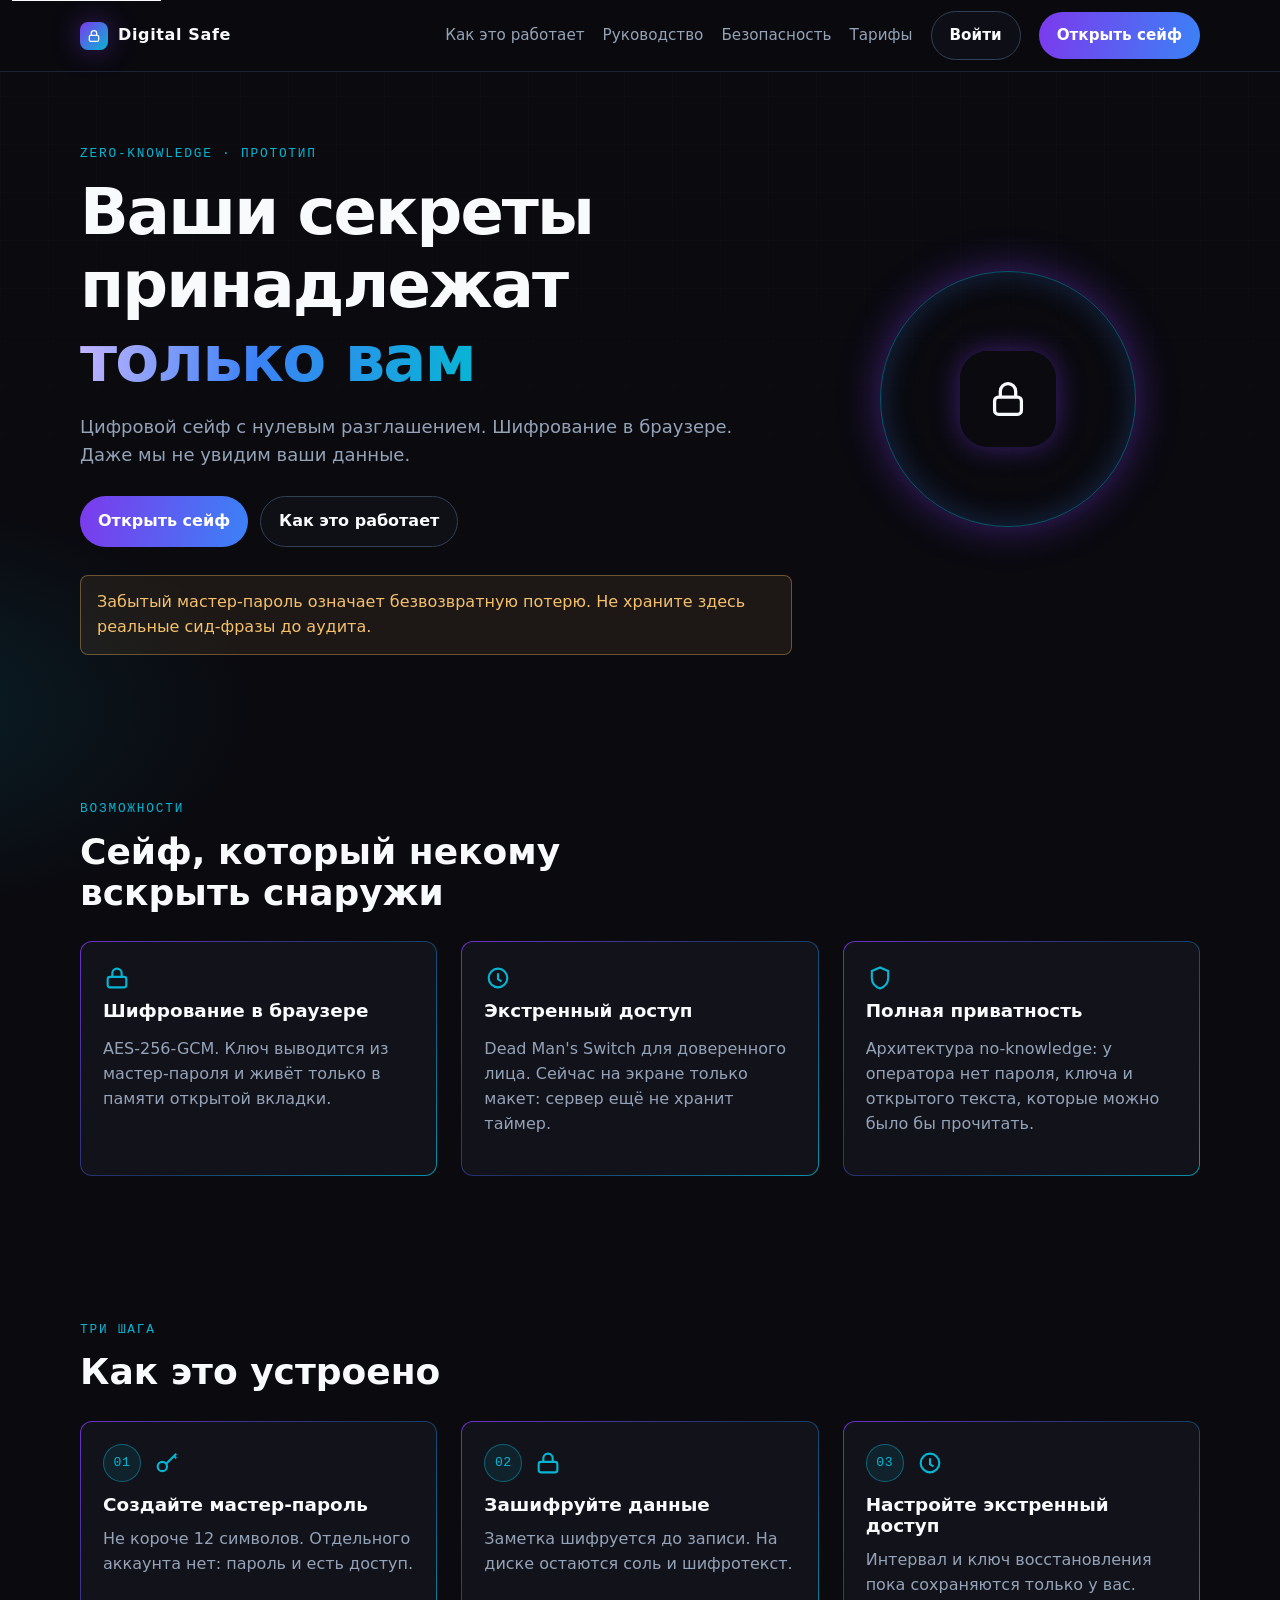
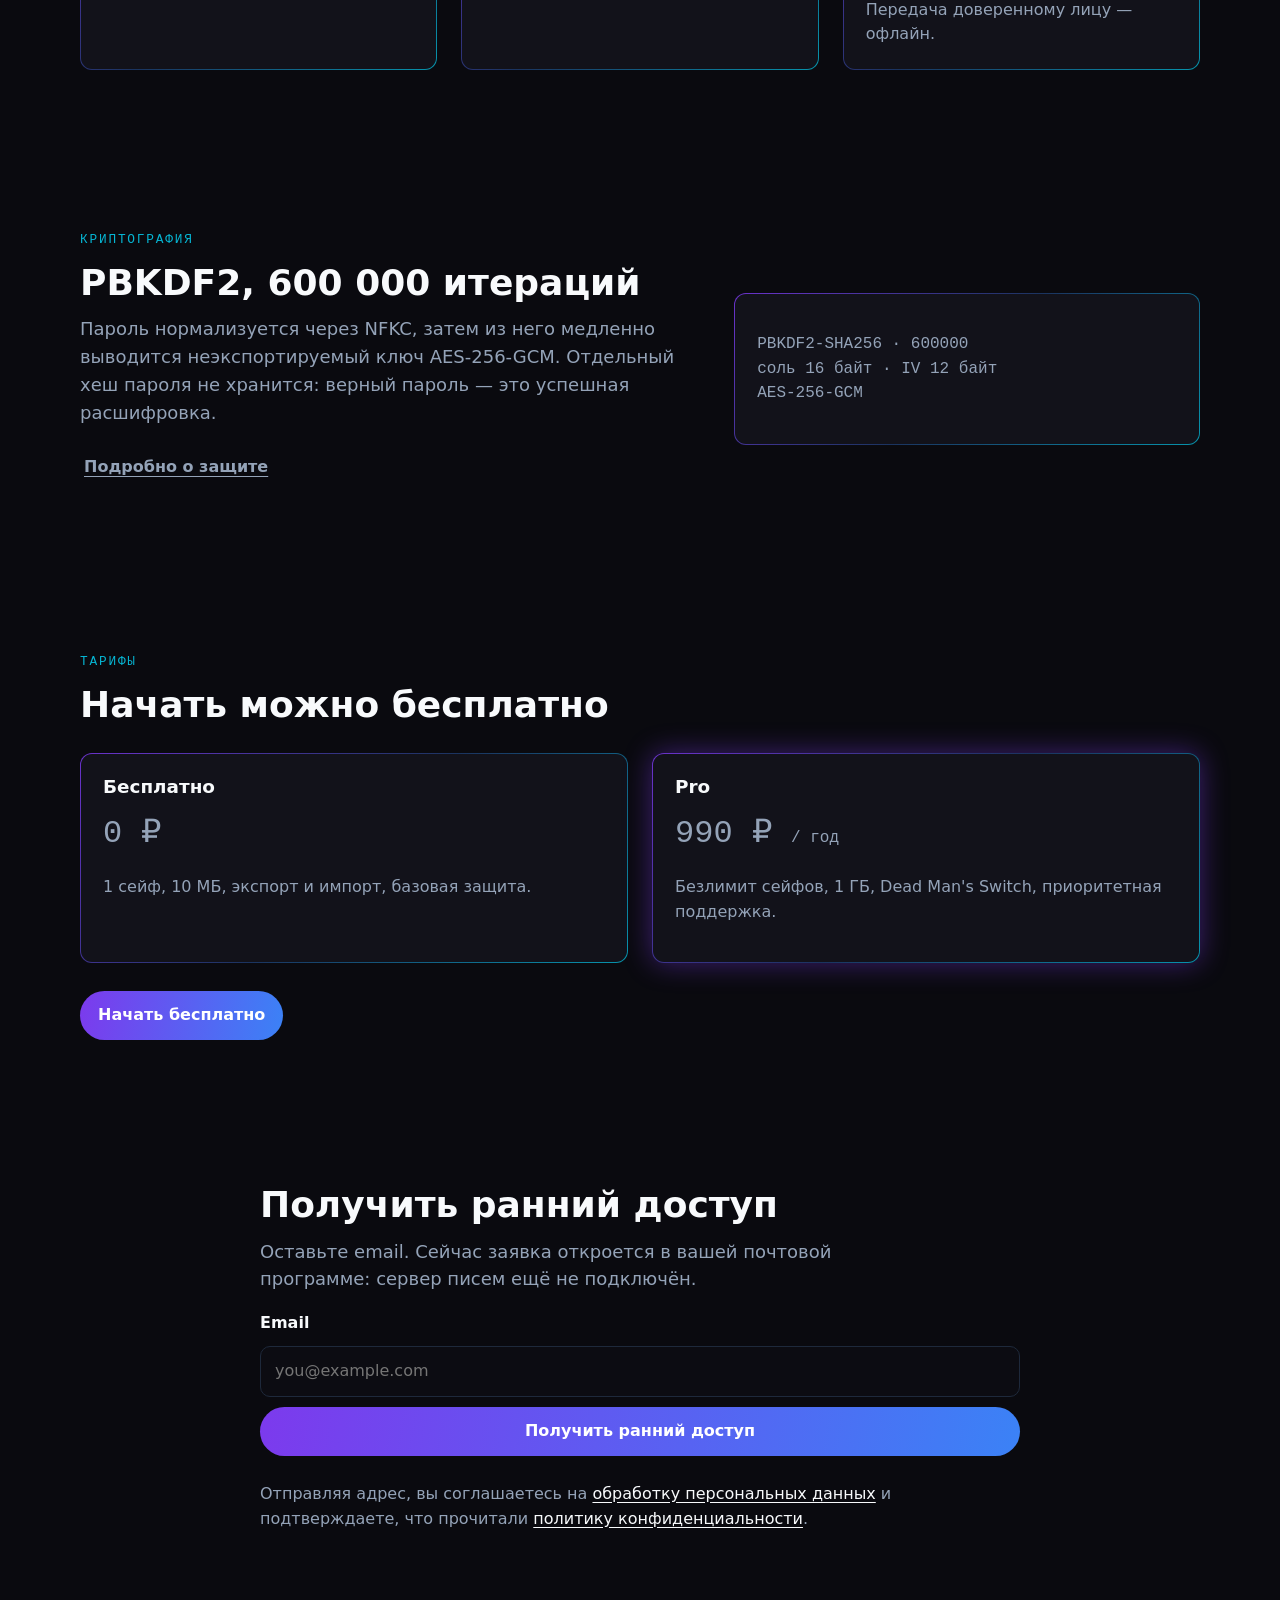
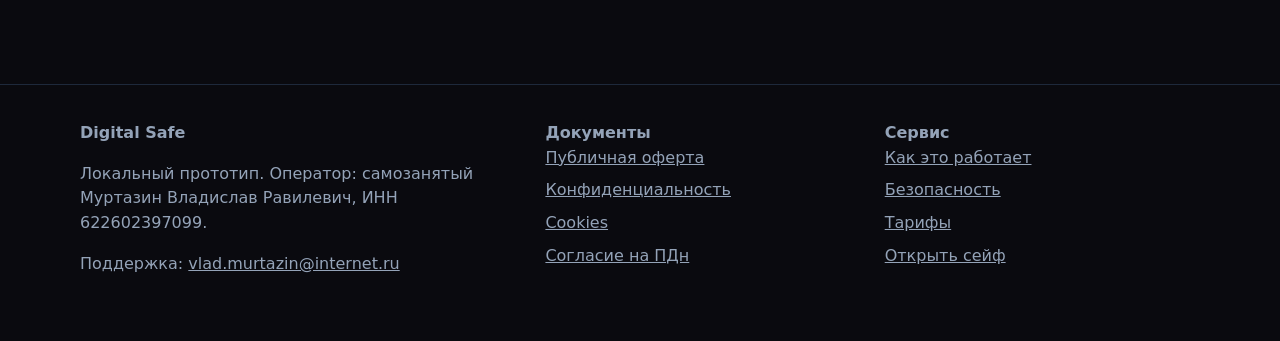
<file: index.html>
<!DOCTYPE html>
<html lang="ru">
  <head>
    <meta charset="UTF-8">
    <meta name="viewport" content="width=device-width, initial-scale=1">
    <meta http-equiv="Content-Security-Policy" content="default-src 'self'; script-src 'self'; style-src 'self'; base-uri 'none'; form-action 'none'; object-src 'none'">
    <title>Digital Safe — секреты, которые видите только вы</title>
    <meta name="description" content="Цифровой сейф с нулевым разглашением. Шифрование AES-256-GCM в браузере. Пароль и открытый текст не покидают устройство.">
    <meta name="keywords" content="цифровой сейф, zero-knowledge, AES-256-GCM, PBKDF2, резервная копия">
    <meta property="og:title" content="Digital Safe — секреты, которые видите только вы">
    <meta property="og:description" content="Шифрование в браузере. Даже оператор сервиса не видит ваши данные.">
    <meta property="og:type" content="website">
    <meta property="og:locale" content="ru_RU">
    <script type="application/ld+json">
      {
        "@context": "https://schema.org",
        "@type": "SoftwareApplication",
        "name": "Digital Safe",
        "applicationCategory": "SecurityApplication",
        "operatingSystem": "Web",
        "description": "Локальный сейф с шифрованием в браузере и нулевым разглашением.",
        "offers": {
          "@type": "Offer",
          "price": "0",
          "priceCurrency": "RUB"
        }
      }
    </script>
    <link rel="stylesheet" href="css/style.css">
  </head>
  <body>
    <a class="skip" href="#main">К содержанию</a>
    <header class="site-header">
      <div class="wrap nav-bar">
        <a class="logo" href="./" aria-current="page">
          <span class="logo-mark" aria-hidden="true">
            <svg width="16" height="16" viewBox="0 0 24 24" fill="none" stroke="#f8fafc" stroke-width="2"><rect x="5" y="11" width="14" height="9" rx="2"/><path d="M8 11V8a4 4 0 0 1 8 0v3"/></svg>
          </span>
          Digital Safe
        </a>
        <button class="nav-toggle" type="button" aria-expanded="false" aria-controls="site-nav">Меню</button>
        <nav id="site-nav" class="site-nav" aria-label="Основное меню">
          <a href="how-it-works/">Как это работает</a>
          <a href="how-it-works/#guide">Руководство</a>
          <a href="security/">Безопасность</a>
          <a href="pricing/">Тарифы</a>
          <a class="btn btn-secondary" href="app/login/">Войти</a>
          <a class="btn btn-primary" href="app/">Открыть сейф</a>
        </nav>
      </div>
    </header>

    <main id="main">
      <section class="hero">
        <div class="wrap hero-grid">
          <div class="rise">
            <p class="kicker">Zero-knowledge · прототип</p>
            <h1>Ваши секреты принадлежат <span class="gradient-text">только вам</span></h1>
            <p class="lede">Цифровой сейф с нулевым разглашением. Шифрование в браузере. Даже мы не увидим ваши данные.</p>
            <div class="actions">
              <a class="btn btn-primary" href="app/">Открыть сейф</a>
              <a class="btn btn-secondary" href="how-it-works/">Как это работает</a>
            </div>
            <p class="warning">Забытый мастер-пароль означает безвозвратную потерю. Не храните здесь реальные сид-фразы до аудита.</p>
          </div>
          <div class="lock-visual rise rise-delay" aria-hidden="true">
            <div class="lock-ring"></div>
            <div class="lock-core">
              <svg viewBox="0 0 24 24" fill="none" stroke="currentColor" stroke-width="1.7"><rect x="5" y="11" width="14" height="9" rx="2"/><path d="M8 11V8a4 4 0 0 1 8 0v3"/></svg>
            </div>
          </div>
        </div>
      </section>

      <section class="section" aria-labelledby="features-title">
        <div class="wrap">
          <div class="section-head">
            <p class="kicker">Возможности</p>
            <h2 id="features-title">Сейф, который некому вскрыть снаружи</h2>
          </div>
          <div class="cards">
            <article class="card">
              <svg class="icon" viewBox="0 0 24 24" fill="none" stroke="currentColor" stroke-width="1.8" aria-hidden="true"><rect x="4" y="11" width="16" height="9" rx="2"/><path d="M8 11V8a4 4 0 0 1 8 0v3"/></svg>
              <h3>Шифрование в браузере</h3>
              <p>AES-256-GCM. Ключ выводится из мастер-пароля и живёт только в памяти открытой вкладки.</p>
            </article>
            <article class="card">
              <svg class="icon" viewBox="0 0 24 24" fill="none" stroke="currentColor" stroke-width="1.8" aria-hidden="true"><circle cx="12" cy="12" r="8"/><path d="M12 8v5l3 2"/></svg>
              <h3>Экстренный доступ</h3>
              <p>Dead Man's Switch для доверенного лица. Сейчас на экране только макет: сервер ещё не хранит таймер.</p>
            </article>
            <article class="card">
              <svg class="icon" viewBox="0 0 24 24" fill="none" stroke="currentColor" stroke-width="1.8" aria-hidden="true"><path d="M12 3 5 6v6c0 4.5 3 7.5 7 9 4-1.5 7-4.5 7-9V6l-7-3z"/></svg>
              <h3>Полная приватность</h3>
              <p>Архитектура no-knowledge: у оператора нет пароля, ключа и открытого текста, которые можно было бы прочитать.</p>
            </article>
          </div>
        </div>
      </section>

      <section class="section" aria-labelledby="steps-title">
        <div class="wrap">
          <div class="section-head">
            <p class="kicker">Три шага</p>
            <h2 id="steps-title">Как это устроено</h2>
          </div>
          <ol class="steps">
            <li class="step">
              <svg class="icon" viewBox="0 0 24 24" fill="none" stroke="currentColor" stroke-width="1.8" aria-hidden="true"><circle cx="8" cy="15" r="4"/><path d="M11.5 12.5 20 4m-2 2 2 2"/></svg>
              <h3>Создайте мастер-пароль</h3>
              <p>Не короче 12 символов. Отдельного аккаунта нет: пароль и есть доступ.</p>
            </li>
            <li class="step">
              <svg class="icon" viewBox="0 0 24 24" fill="none" stroke="currentColor" stroke-width="1.8" aria-hidden="true"><rect x="4" y="11" width="16" height="9" rx="2"/><path d="M8 11V8a4 4 0 0 1 8 0v3"/></svg>
              <h3>Зашифруйте данные</h3>
              <p>Заметка шифруется до записи. На диске остаются соль и шифротекст.</p>
            </li>
            <li class="step">
              <svg class="icon" viewBox="0 0 24 24" fill="none" stroke="currentColor" stroke-width="1.8" aria-hidden="true"><circle cx="12" cy="12" r="8"/><path d="M12 8v5l3 2"/></svg>
              <h3>Настройте экстренный доступ</h3>
              <p>Интервал и ключ восстановления пока сохраняются только у вас. Передача доверенному лицу — офлайн.</p>
            </li>
          </ol>
        </div>
      </section>

      <section class="section" aria-labelledby="security-title">
        <div class="wrap split">
          <div>
            <p class="kicker">Криптография</p>
            <h2 id="security-title">PBKDF2, 600 000 итераций</h2>
            <p class="lede">Пароль нормализуется через NFKC, затем из него медленно выводится неэкспортируемый ключ AES-256-GCM. Отдельный хеш пароля не хранится: верный пароль — это успешная расшифровка.</p>
            <p><a class="btn btn-ghost" href="security/">Подробно о защите</a></p>
          </div>
          <div class="card">
            <p class="mono">PBKDF2-SHA256 · 600000<br>соль 16 байт · IV 12 байт<br>AES-256-GCM</p>
          </div>
        </div>
      </section>

      <section class="section" aria-labelledby="pricing-title">
        <div class="wrap">
          <div class="section-head">
            <p class="kicker">Тарифы</p>
            <h2 id="pricing-title">Начать можно бесплатно</h2>
          </div>
          <div class="prices">
            <article class="price-card">
              <h3>Бесплатно</h3>
              <p class="price">0 ₽</p>
              <p>1 сейф, 10 МБ, экспорт и импорт, базовая защита.</p>
            </article>
            <article class="price-card featured">
              <h3>Pro</h3>
              <p class="price">990 ₽ <span>/ год</span></p>
              <p>Безлимит сейфов, 1 ГБ, Dead Man's Switch, приоритетная поддержка.</p>
            </article>
          </div>
          <p><a class="btn btn-primary" href="app/">Начать бесплатно</a></p>
        </div>
      </section>

      <section class="section" id="early-access" aria-labelledby="access-title">
        <div class="wrap narrow">
          <h2 id="access-title">Получить ранний доступ</h2>
          <p class="lede">Оставьте email. Сейчас заявка откроется в вашей почтовой программе: сервер писем ещё не подключён.</p>
          <form class="early-access" data-early-access>
            <label for="early-email">Email</label>
            <input id="early-email" name="email" type="email" autocomplete="email" required placeholder="you@example.com">
            <button class="btn btn-primary" type="submit">Получить ранний доступ</button>
            <p class="hint">Отправляя адрес, вы соглашаетесь на <a href="legal/pd-consent/">обработку персональных данных</a> и подтверждаете, что прочитали <a href="legal/privacy/">политику конфиденциальности</a>.</p>
            <p class="form-note" role="status"></p>
          </form>
        </div>
      </section>
    </main>

    <footer class="site-footer">
      <div class="wrap footer-grid">
        <div>
          <strong>Digital Safe</strong>
          <p>Локальный прототип. Оператор: самозанятый Муртазин Владислав Равилевич, ИНН 622602397099.</p>
          <p>Поддержка: <a href="mailto:vlad.murtazin@internet.ru">vlad.murtazin@internet.ru</a></p>
        </div>
        <div>
          <strong>Документы</strong>
          <ul>
            <li><a href="legal/offer/">Публичная оферта</a></li>
            <li><a href="legal/privacy/">Конфиденциальность</a></li>
            <li><a href="legal/cookies/">Cookies</a></li>
            <li><a href="legal/pd-consent/">Согласие на ПДн</a></li>
          </ul>
        </div>
        <div>
          <strong>Сервис</strong>
          <ul>
            <li><a href="how-it-works/">Как это работает</a></li>
            <li><a href="security/">Безопасность</a></li>
            <li><a href="pricing/">Тарифы</a></li>
            <li><a href="app/">Открыть сейф</a></li>
          </ul>
        </div>
      </div>
    </footer>
    <script type="module" src="js/site.js"></script>
  </body>
</html>
</file>
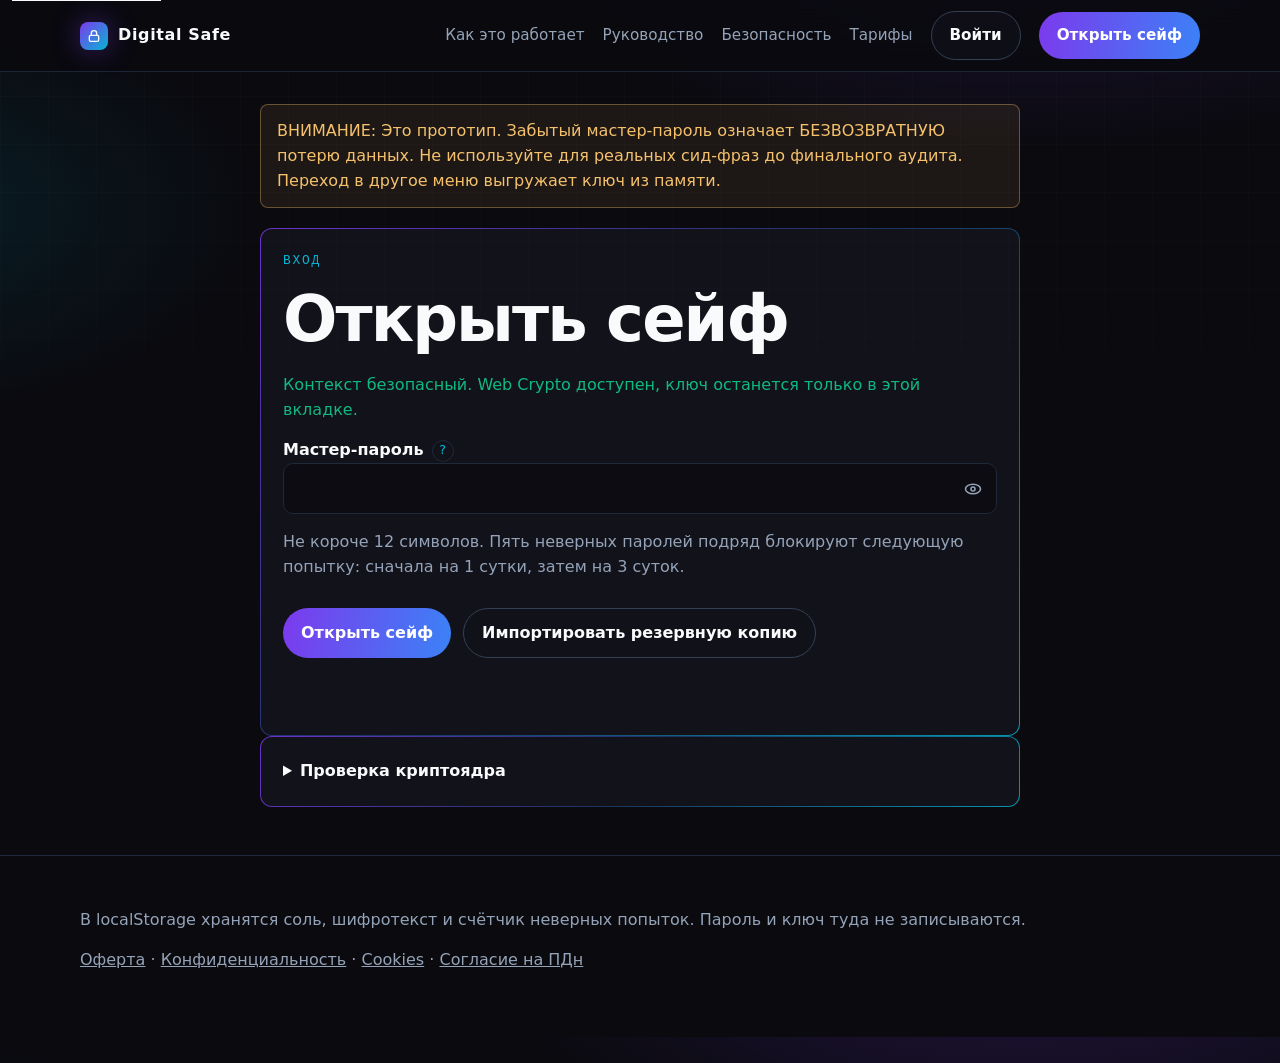
<file: app/index.html>
<!DOCTYPE html>
<html lang="ru">
  <head>
    <meta charset="UTF-8">
    <meta name="viewport" content="width=device-width, initial-scale=1">
    <meta http-equiv="Content-Security-Policy" content="default-src 'self'; script-src 'self'; style-src 'self'; base-uri 'none'; form-action 'none'; object-src 'none'">
    <title>Сейф — Digital Safe</title>
    <meta name="description" content="Открыть локальный сейф Digital Safe. Мастер-пароль проверяется расшифровкой AES-256-GCM и не сохраняется.">
    <meta name="robots" content="noindex">
    <meta property="og:title" content="Сейф — Digital Safe">
    <meta property="og:description" content="Шифрование в браузере. Пароль и ключ не записываются на диск.">
    <meta property="og:type" content="website">
    <meta property="og:locale" content="ru_RU">
    <link rel="stylesheet" href="../css/style.css">
  </head>
  <body>
    <a class="skip" href="#main">К содержанию</a>
    <header class="site-header">
      <div class="wrap nav-bar">
        <a class="logo" href="../">
          <span class="logo-mark" aria-hidden="true">
            <svg width="16" height="16" viewBox="0 0 24 24" fill="none" stroke="#f8fafc" stroke-width="2"><rect x="5" y="11" width="14" height="9" rx="2"/><path d="M8 11V8a4 4 0 0 1 8 0v3"/></svg>
          </span>
          Digital Safe
        </a>
        <button class="nav-toggle" type="button" aria-expanded="false" aria-controls="site-nav">Меню</button>
        <nav id="site-nav" class="site-nav" aria-label="Основное меню">
          <a href="../how-it-works/">Как это работает</a>
          <a href="../how-it-works/#guide">Руководство</a>
          <a href="../security/">Безопасность</a>
          <a href="../pricing/">Тарифы</a>
          <a class="btn btn-secondary" href="login/">Войти</a>
          <a class="btn btn-primary" href="./" aria-current="page">Открыть сейф</a>
        </nav>
      </div>
    </header>

    <main id="main" class="wrap narrow app-main">
      <p class="warning" role="note">
        ВНИМАНИЕ: Это прототип. Забытый мастер-пароль означает БЕЗВОЗВРАТНУЮ потерю данных.
        Не используйте для реальных сид-фраз до финального аудита.
        Переход в другое меню выгружает ключ из памяти.
      </p>

      <div id="login-screen">
        <section class="panel" aria-labelledby="login-title">
          <p class="kicker">Вход</p>
          <h1 id="login-title">Открыть сейф</h1>
          <p id="context-status" class="status" role="status">Проверяем контекст…</p>
          <div class="label-row">
            <label for="master-password">Мастер-пароль</label>
            <span class="tip" tabindex="0">?<span class="tip-bubble" role="tooltip">Минимум 12 символов. Восстановление невозможно.</span></span>
          </div>
          <div class="password-field">
            <input id="master-password" type="password" autocomplete="off" spellcheck="false" name="vault-master-password">
            <button type="button" id="toggle-password" class="password-toggle" aria-label="Показать пароль" aria-pressed="false">
              <svg viewBox="0 0 24 24" width="22" height="22" aria-hidden="true">
                <ellipse cx="12" cy="12" rx="8.2" ry="5.2" fill="none" stroke="currentColor" stroke-width="1.7"/>
                <circle class="eye-pupil" cx="12" cy="12" r="2.2"/>
              </svg>
            </button>
          </div>
          <p class="hint">Не короче 12 символов. Пять неверных паролей подряд блокируют следующую попытку: сначала на 1 сутки, затем на 3 суток.</p>
          <div class="actions">
            <button type="button" id="unlock-button">Открыть сейф</button>
            <button type="button" id="login-import-button" class="button-quiet">Импортировать резервную копию</button>
            <span id="unlock-spinner" class="spinner" hidden>Вывод ключа, обычно 1–2 секунды…</span>
          </div>
          <p id="unlock-result" class="result" role="status"></p>
        </section>

        <details class="panel">
          <summary>Проверка криптоядра</summary>
          <ul class="facts">
            <li>Пароль нормализуется через NFKC, затем из него выводится ключ PBKDF2-SHA256, 600&nbsp;000 итераций.</li>
            <li>Соль 16 байт создаётся один раз на сейф. Новый IV на 12 байт создаётся при каждом шифровании.</li>
            <li>AES-256-GCM. Отдельный хеш пароля не хранится: верный пароль — это успешная расшифровка.</li>
            <li>Ключ неэкспортируемый. Пока сейф открыт, он лежит только в памяти страницы.</li>
          </ul>
          <div class="actions">
            <button type="button" id="self-test">Проверить криптоядро</button>
            <span id="self-test-spinner" class="spinner" hidden>Вывод ключа, обычно 2–6 секунд…</span>
          </div>
          <p id="self-test-result" class="result" role="status"></p>
        </details>
      </div>

      <section id="vault-screen" class="panel" hidden aria-labelledby="vault-title">
        <div class="vault-heading">
          <h1 id="vault-title">Сейф</h1>
          <p class="status status-ok">Сейф разблокирован</p>
        </div>
        <label for="note">Заметка</label>
        <textarea id="note" rows="12" spellcheck="false"></textarea>
        <div class="actions">
          <button type="button" id="save-button">Сохранить</button>
          <span class="tip-wrap">
            <button type="button" id="export-button" class="button-quiet">Экспорт</button>
            <span class="tip" tabindex="0">?<span class="tip-bubble" role="tooltip">Скачивает зашифрованную копию вашего сейфа. Делайте это после каждого изменения.</span></span>
          </span>
          <button type="button" id="vault-import-button" class="button-quiet">Импортировать резервную копию</button>
          <button type="button" id="lock-button" class="button-quiet">Выйти</button>
          <span id="vault-spinner" class="spinner" hidden>Сохраняем…</span>
        </div>
        <p id="vault-result" class="result" role="status"></p>
        <p class="hint">Ctrl+S сохраняет заметку. Esc выходит и оставляет на диске только шифротекст.</p>
        <p class="hint">Экспорт скачивает зашифрованную копию. Счётчик блокировки в файл не входит.</p>

        <details class="panel" id="dms-panel">
          <summary>Экстренный доступ</summary>
          <p class="warning">Для реальной работы Dead Man's Switch вам потребуется сгенерировать Ключ Восстановления и передать его доверенному лицу офлайн. Сервер никогда не увидит этот ключ. Сейчас это макет: ключ не открывает сейф и таймер никуда не уходит.</p>
          <label for="dms-days">Интервал таймера (дни)</label>
          <input id="dms-days" type="number" min="1" max="365" step="1" value="30">
          <div class="actions">
            <button type="button" id="dms-save">Сохранить интервал</button>
            <button type="button" id="dms-generate" class="button-quiet">Сгенерировать Ключ Восстановления</button>
            <button type="button" id="dms-copy" class="button-quiet">Скопировать</button>
          </div>
          <div class="label-row">
            <label for="dms-key-output">Ключ восстановления</label>
            <span class="tip" tabindex="0">?<span class="tip-bubble" role="tooltip">Скопируйте эту строку и передайте доверенному лицу офлайн. Сейчас это макет: без мастер-пароля сейф она не открывает.</span></span>
          </div>
          <input id="dms-key-output" class="mono" type="text" readonly spellcheck="false" autocomplete="off">
          <p id="dms-result" class="result" role="status"></p>
        </details>
      </section>
    </main>

    <footer class="site-footer">
      <div class="wrap">
        <p>В localStorage хранятся соль, шифротекст и счётчик неверных попыток. Пароль и ключ туда не записываются.</p>
        <p><a href="../legal/offer/">Оферта</a> · <a href="../legal/privacy/">Конфиденциальность</a> · <a href="../legal/cookies/">Cookies</a> · <a href="../legal/pd-consent/">Согласие на ПДн</a></p>
      </div>
    </footer>

    <input id="import-file" class="file-input" type="file" accept=".json" tabindex="-1">

    <dialog id="onboarding-dialog" aria-labelledby="onboarding-title">
      <h2 id="onboarding-title">⚠️ Критически важно: Правила безопасности</h2>
      <ul class="onboarding-list">
        <li><span class="onboarding-mark" aria-hidden="true">✓</span><span>Этот пароль — <strong>единственный ключ</strong>. Мы не храним его и <strong>не сможем восстановить</strong>.</span></li>
        <li><span class="onboarding-mark" aria-hidden="true">✓</span><span>После добавления данных сразу нажмите <strong>Экспорт</strong> и сохраните резервную копию.</span></li>
        <li><span class="onboarding-mark" aria-hidden="true">✓</span><span>Храните файл копии отдельно: флешка или другое надёжное место.</span></li>
      </ul>
      <button type="button" id="onboarding-accept" disabled>Я понял, открыть сейф (3)</button>
    </dialog>

    <dialog id="import-dialog" aria-labelledby="import-title">
      <h2 id="import-title">Пароль резервной копии</h2>
      <p class="hint">Файл заменит локальный сейф только после успешной расшифровки.</p>
      <label for="import-password">Мастер-пароль</label>
      <div class="password-field">
        <input id="import-password" type="password" autocomplete="off" spellcheck="false" name="vault-import-password">
        <button type="button" id="toggle-import-password" class="password-toggle" aria-label="Показать пароль" aria-pressed="false">
          <svg viewBox="0 0 24 24" width="22" height="22" aria-hidden="true">
            <ellipse cx="12" cy="12" rx="8.2" ry="5.2" fill="none" stroke="currentColor" stroke-width="1.7"/>
            <circle class="eye-pupil" cx="12" cy="12" r="2.2"/>
          </svg>
        </button>
      </div>
      <p id="import-result" class="result" role="status"></p>
      <div class="actions">
        <button type="button" id="import-confirm">Восстановить</button>
        <button type="button" id="import-cancel" class="button-quiet">Отмена</button>
        <span id="import-spinner" class="spinner" hidden>Проверяем копию…</span>
      </div>
    </dialog>

    <script type="module" src="../js/app.js"></script>
  </body>
</html>
</file>
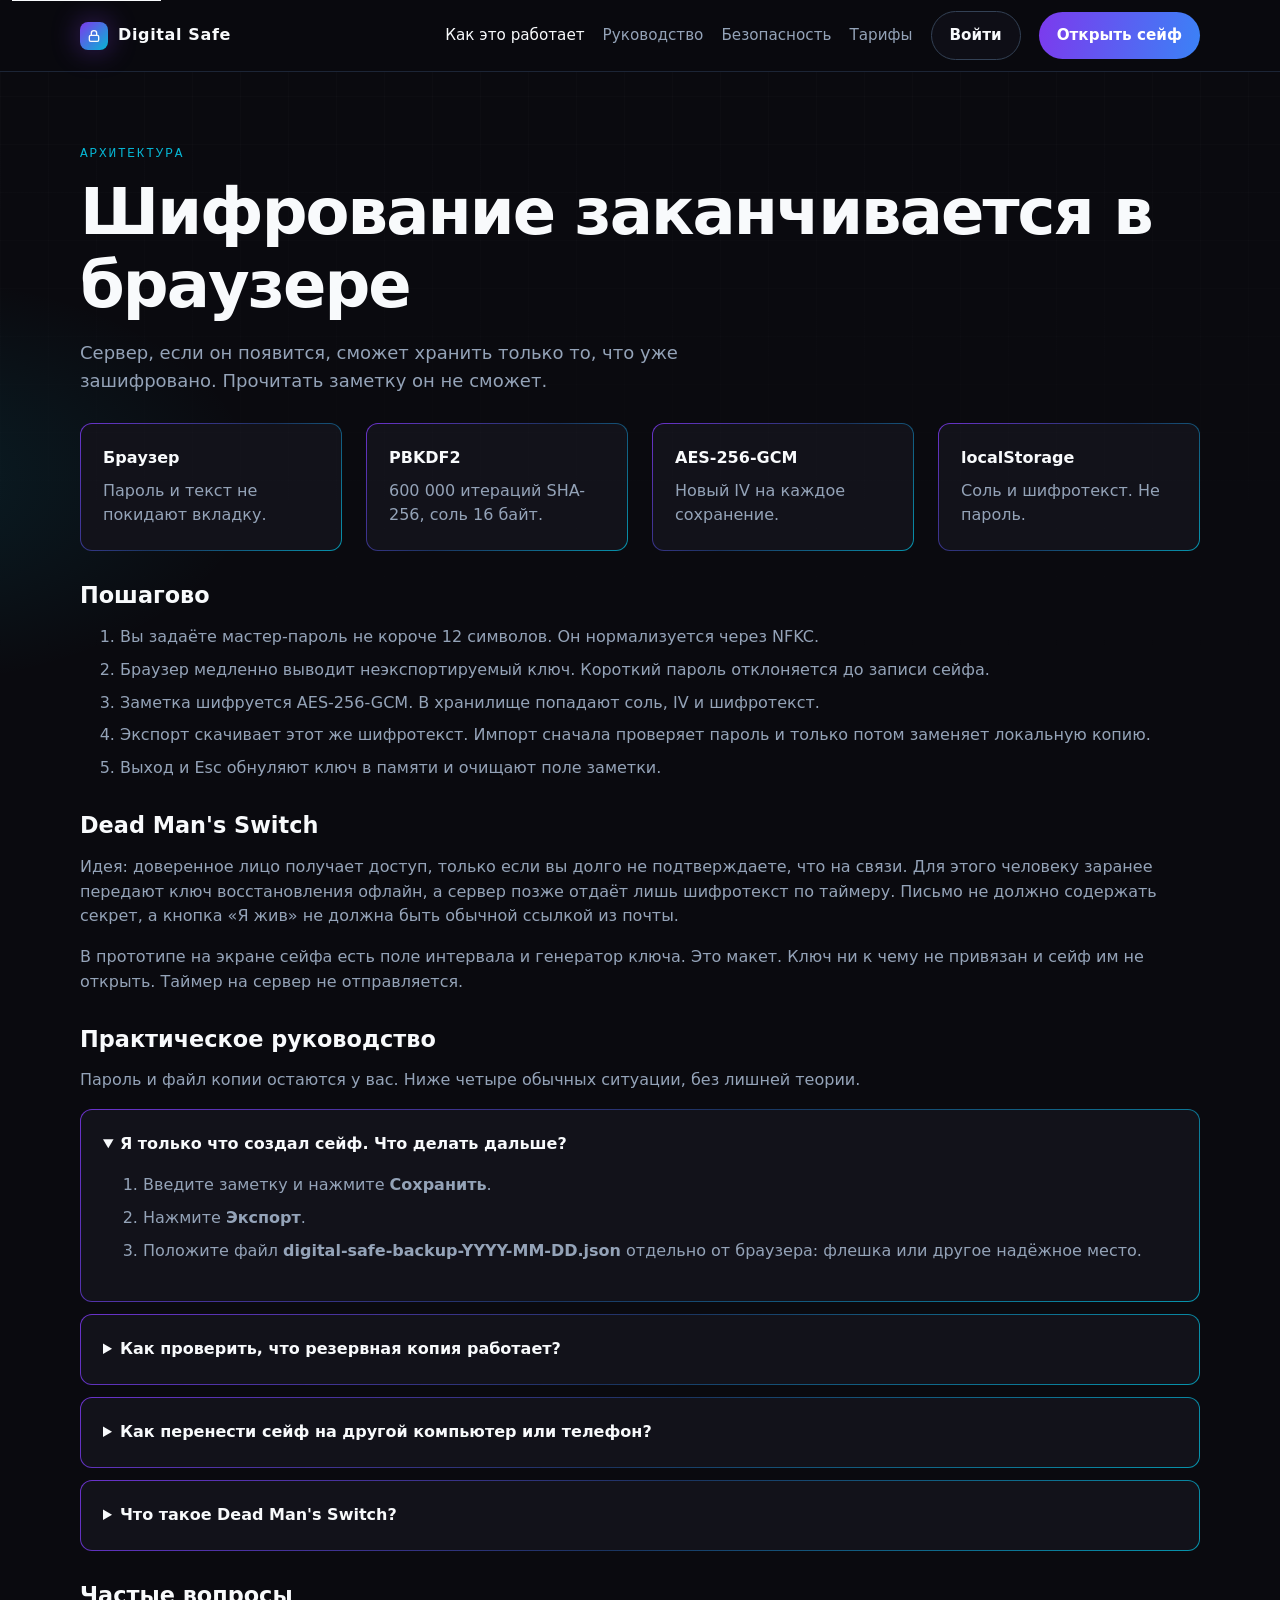
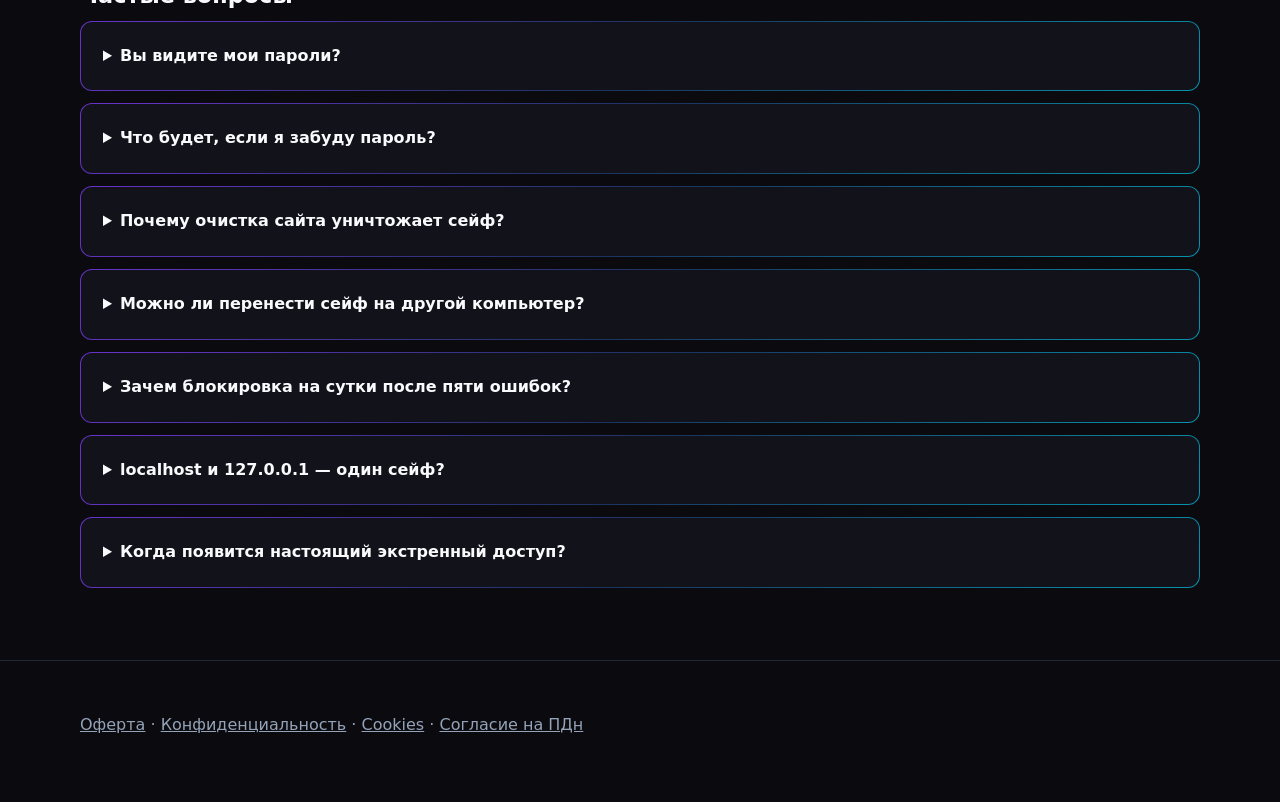
<file: how-it-works/index.html>
<!DOCTYPE html>
<html lang="ru">
  <head>
    <meta charset="UTF-8">
    <meta name="viewport" content="width=device-width, initial-scale=1">
    <meta http-equiv="Content-Security-Policy" content="default-src 'self'; script-src 'self'; style-src 'self'; base-uri 'none'; form-action 'none'; object-src 'none'">
    <title>Как это работает — Digital Safe</title>
    <meta name="description" content="Как Digital Safe шифрует данные в браузере: мастер-пароль, PBKDF2, AES-256-GCM и локальное хранение шифротекста.">
    <meta property="og:title" content="Как это работает — Digital Safe">
    <meta property="og:description" content="Клиентское шифрование, сохранение шифротекста и честный статус Dead Man's Switch.">
    <meta property="og:type" content="article">
    <meta property="og:locale" content="ru_RU">
    <link rel="stylesheet" href="../css/style.css">
  </head>
  <body>
    <a class="skip" href="#main">К содержанию</a>
    <header class="site-header">
      <div class="wrap nav-bar">
        <a class="logo" href="../">
          <span class="logo-mark" aria-hidden="true"><svg width="16" height="16" viewBox="0 0 24 24" fill="none" stroke="#f8fafc" stroke-width="2"><rect x="5" y="11" width="14" height="9" rx="2"/><path d="M8 11V8a4 4 0 0 1 8 0v3"/></svg></span>
          Digital Safe
        </a>
        <button class="nav-toggle" type="button" aria-expanded="false" aria-controls="site-nav">Меню</button>
        <nav id="site-nav" class="site-nav" aria-label="Основное меню">
          <a href="./" aria-current="page">Как это работает</a>
          <a href="#guide">Руководство</a>
          <a href="../security/">Безопасность</a>
          <a href="../pricing/">Тарифы</a>
          <a class="btn btn-secondary" href="../app/login/">Войти</a>
          <a class="btn btn-primary" href="../app/">Открыть сейф</a>
        </nav>
      </div>
    </header>
    <main id="main" class="section">
      <div class="wrap">
        <p class="kicker">Архитектура</p>
        <h1>Шифрование заканчивается в браузере</h1>
        <p class="lede">Сервер, если он появится, сможет хранить только то, что уже зашифровано. Прочитать заметку он не сможет.</p>
        <div class="diagram" aria-label="Схема клиентского шифрования">
          <article class="diagram-node"><strong>Браузер</strong><span class="muted">Пароль и текст не покидают вкладку.</span></article>
          <article class="diagram-node"><strong>PBKDF2</strong><span class="muted">600 000 итераций SHA-256, соль 16 байт.</span></article>
          <article class="diagram-node"><strong>AES-256-GCM</strong><span class="muted">Новый IV на каждое сохранение.</span></article>
          <article class="diagram-node"><strong>localStorage</strong><span class="muted">Соль и шифротекст. Не пароль.</span></article>
        </div>
      </div>
      <div class="wrap prose">
        <h2>Пошагово</h2>
        <ol>
          <li>Вы задаёте мастер-пароль не короче 12 символов. Он нормализуется через NFKC.</li>
          <li>Браузер медленно выводит неэкспортируемый ключ. Короткий пароль отклоняется до записи сейфа.</li>
          <li>Заметка шифруется AES-256-GCM. В хранилище попадают соль, IV и шифротекст.</li>
          <li>Экспорт скачивает этот же шифротекст. Импорт сначала проверяет пароль и только потом заменяет локальную копию.</li>
          <li>Выход и Esc обнуляют ключ в памяти и очищают поле заметки.</li>
        </ol>
        <h2>Dead Man's Switch</h2>
        <p>Идея: доверенное лицо получает доступ, только если вы долго не подтверждаете, что на связи. Для этого человеку заранее передают ключ восстановления офлайн, а сервер позже отдаёт лишь шифротекст по таймеру. Письмо не должно содержать секрет, а кнопка «Я жив» не должна быть обычной ссылкой из почты.</p>
        <p>В прототипе на экране сейфа есть поле интервала и генератор ключа. Это макет. Ключ ни к чему не привязан и сейф им не открыть. Таймер на сервер не отправляется.</p>
        <h2 id="guide">Практическое руководство</h2>
        <p>Пароль и файл копии остаются у вас. Ниже четыре обычных ситуации, без лишней теории.</p>
        <div class="faq">
          <details open>
            <summary>Я только что создал сейф. Что делать дальше?</summary>
            <ol>
              <li>Введите заметку и нажмите <strong>Сохранить</strong>.</li>
              <li>Нажмите <strong>Экспорт</strong>.</li>
              <li>Положите файл <strong>digital-safe-backup-YYYY-MM-DD.json</strong> отдельно от браузера: флешка или другое надёжное место.</li>
            </ol>
          </details>
          <details>
            <summary>Как проверить, что резервная копия работает?</summary>
            <p>Это учебная проверка. Сначала скачайте файл. Без него очистка сотрёт единственную копию в браузере.</p>
            <ol>
              <li>Нажмите <strong>Экспорт</strong> и убедитесь, что файл скачался.</li>
              <li>Нажмите <strong>Выйти</strong>.</li>
              <li>В настройках браузера очистите данные этого сайта. Так удаляется localStorage.</li>
              <li>Обновите страницу.</li>
              <li>Нажмите <strong>Импортировать</strong>, выберите файл и введите тот же мастер-пароль.</li>
            </ol>
            <p>Если заметка появилась, копия рабочая. Повторять очистку каждый день не нужно.</p>
          </details>
          <details>
            <summary>Как перенести сейф на другой компьютер или телефон?</summary>
            <p>Общей синхронизации пока нет. Скопируйте файл <strong>.json</strong> на новое устройство: флешка или канал, которому вы доверяете. Откройте там приложение и нажмите <strong>Импортировать</strong>. Пароль тот же.</p>
            <p><code>localhost</code> и <code>127.0.0.1</code> для браузера — разные сайты. Сейф с одного адреса на другой сам не переезжает, нужен тот же файл.</p>
          </details>
          <details>
            <summary>Что такое Dead Man's Switch?</summary>
            <p>Сейчас это <strong>визуальный прототип</strong>. В будущей версии можно будет задать срок, например 30 дней. Если вы не подтвердите, что на связи, доверенное лицо получит только зашифрованный сейф. Сам ключ вы передаёте ему заранее и офлайн.</p>
            <p>Строка на экране сейфа пока никуда не отправляется и <strong>сейф не открывает</strong>.</p>
          </details>
        </div>
        <h2>Частые вопросы</h2>
        <div class="faq">
          <details>
            <summary>Вы видите мои пароли?</summary>
            <p>Нет. Проверка пароля — это успешная расшифровка на вашем устройстве. Отдельный хеш нам не присылается, потому что сервера расшифровки нет.</p>
          </details>
          <details>
            <summary>Что будет, если я забуду пароль?</summary>
            <p>Данные пропадут. Восстановления через email нет и в этой схеме быть не может: иначе кто-то, кроме вас, смог бы открыть сейф.</p>
          </details>
          <details>
            <summary>Почему очистка сайта уничтожает сейф?</summary>
            <p>Пока копия лежит в localStorage этого браузера. Поэтому есть экспорт файла. Импорт возвращает шифротекст, если пароль верный.</p>
          </details>
          <details>
            <summary>Можно ли перенести сейф на другой компьютер?</summary>
            <p>Да, файлом резервной копии. На новом устройстве импорт попросит тот же мастер-пароль.</p>
          </details>
          <details>
            <summary>Зачем блокировка на сутки после пяти ошибок?</summary>
            <p>Это мешает человеку за этой клавиатурой быстро перебирать пароль. Очисткой данных сайта или сменой часов её можно обойти. От офлайн-перебора она не защищает.</p>
          </details>
          <details>
            <summary>localhost и 127.0.0.1 — один сейф?</summary>
            <p>Нет. Для браузера это разные сайты, у каждого своё хранилище.</p>
          </details>
          <details>
            <summary>Когда появится настоящий экстренный доступ?</summary>
            <p>После отдельного шага: ключ восстановления, который пользователь сам передаёт доверенному лицу, и сервер, который отдаёт только шифротекст. Секрет по почте отправляться не будет.</p>
          </details>
        </div>
      </div>
    </main>
    <footer class="site-footer">
      <div class="wrap"><p><a href="../legal/offer/">Оферта</a> · <a href="../legal/privacy/">Конфиденциальность</a> · <a href="../legal/cookies/">Cookies</a> · <a href="../legal/pd-consent/">Согласие на ПДн</a></p></div>
    </footer>
    <script type="module" src="../js/site.js"></script>
  </body>
</html>
</file>
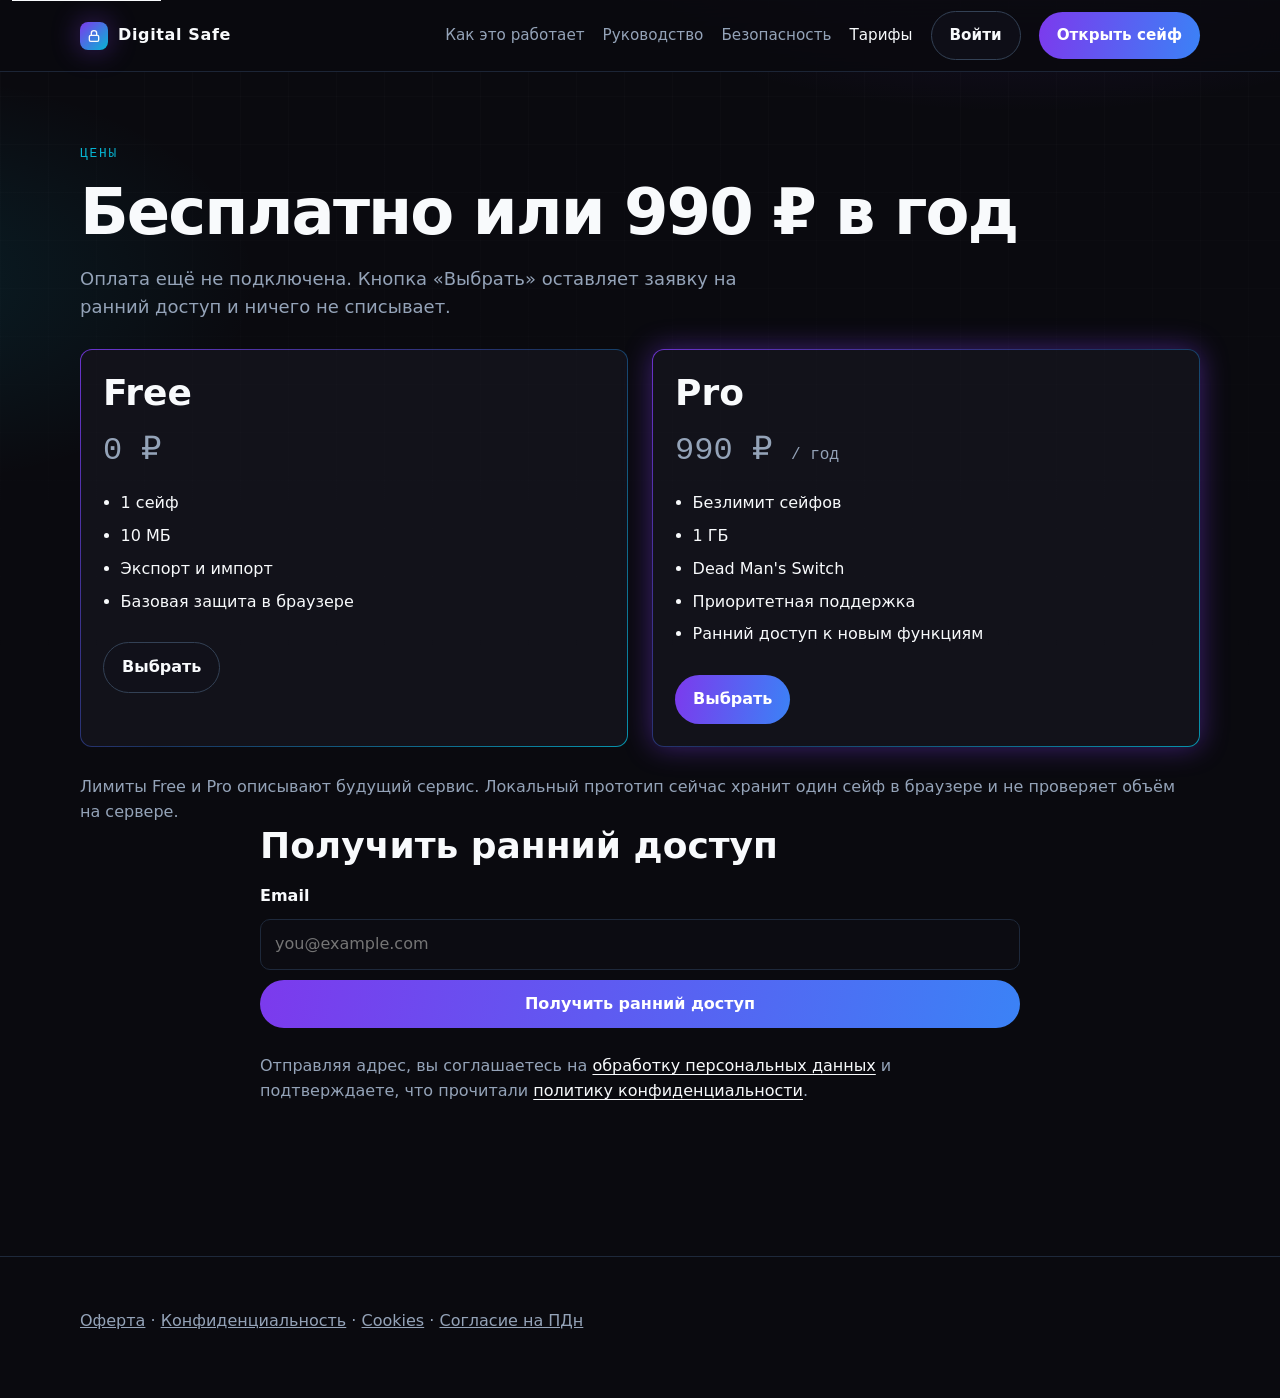
<file: pricing/index.html>
<!DOCTYPE html>
<html lang="ru">
  <head>
    <meta charset="UTF-8">
    <meta name="viewport" content="width=device-width, initial-scale=1">
    <meta http-equiv="Content-Security-Policy" content="default-src 'self'; script-src 'self'; style-src 'self'; base-uri 'none'; form-action 'none'; object-src 'none'">
    <title>Тарифы — Digital Safe</title>
    <meta name="description" content="Тарифы Digital Safe: бесплатный сейф и Pro за 990 рублей в год. Оплата ещё не подключена.">
    <meta property="og:title" content="Тарифы — Digital Safe">
    <meta property="og:description" content="Бесплатно: 1 сейф и 10 МБ. Pro: 990 ₽ в год.">
    <meta property="og:type" content="website">
    <meta property="og:locale" content="ru_RU">
    <link rel="stylesheet" href="../css/style.css">
  </head>
  <body>
    <a class="skip" href="#main">К содержанию</a>
    <header class="site-header">
      <div class="wrap nav-bar">
        <a class="logo" href="../">
          <span class="logo-mark" aria-hidden="true"><svg width="16" height="16" viewBox="0 0 24 24" fill="none" stroke="#f8fafc" stroke-width="2"><rect x="5" y="11" width="14" height="9" rx="2"/><path d="M8 11V8a4 4 0 0 1 8 0v3"/></svg></span>
          Digital Safe
        </a>
        <button class="nav-toggle" type="button" aria-expanded="false" aria-controls="site-nav">Меню</button>
        <nav id="site-nav" class="site-nav" aria-label="Основное меню">
          <a href="../how-it-works/">Как это работает</a>
          <a href="../how-it-works/#guide">Руководство</a>
          <a href="../security/">Безопасность</a>
          <a href="./" aria-current="page">Тарифы</a>
          <a class="btn btn-secondary" href="../app/login/">Войти</a>
          <a class="btn btn-primary" href="../app/">Открыть сейф</a>
        </nav>
      </div>
    </header>
    <main id="main" class="section">
      <div class="wrap">
        <p class="kicker">Цены</p>
        <h1>Бесплатно или 990 ₽ в год</h1>
        <p class="lede">Оплата ещё не подключена. Кнопка «Выбрать» оставляет заявку на ранний доступ и ничего не списывает.</p>
        <div class="prices">
          <article class="price-card">
            <h2>Free</h2>
            <p class="price">0 ₽</p>
            <ul class="checklist">
              <li>1 сейф</li>
              <li>10 МБ</li>
              <li>Экспорт и импорт</li>
              <li>Базовая защита в браузере</li>
            </ul>
            <div class="price-actions"><a class="btn btn-secondary" href="#early-access">Выбрать</a></div>
          </article>
          <article class="price-card featured">
            <h2>Pro</h2>
            <p class="price">990 ₽ <span>/ год</span></p>
            <ul class="checklist">
              <li>Безлимит сейфов</li>
              <li>1 ГБ</li>
              <li>Dead Man's Switch</li>
              <li>Приоритетная поддержка</li>
              <li>Ранний доступ к новым функциям</li>
            </ul>
            <div class="price-actions"><a class="btn btn-primary" href="#early-access">Выбрать</a></div>
          </article>
        </div>
        <p class="hint">Лимиты Free и Pro описывают будущий сервис. Локальный прототип сейчас хранит один сейф в браузере и не проверяет объём на сервере.</p>
      </div>
      <div class="wrap narrow" id="early-access">
        <h2>Получить ранний доступ</h2>
        <form class="early-access" data-early-access>
          <label for="pricing-email">Email</label>
          <input id="pricing-email" name="email" type="email" autocomplete="email" required placeholder="you@example.com">
          <button class="btn btn-primary" type="submit">Получить ранний доступ</button>
          <p class="hint">Отправляя адрес, вы соглашаетесь на <a href="../legal/pd-consent/">обработку персональных данных</a> и подтверждаете, что прочитали <a href="../legal/privacy/">политику конфиденциальности</a>.</p>
          <p class="form-note" role="status"></p>
        </form>
      </div>
    </main>
    <footer class="site-footer">
      <div class="wrap"><p><a href="../legal/offer/">Оферта</a> · <a href="../legal/privacy/">Конфиденциальность</a> · <a href="../legal/cookies/">Cookies</a> · <a href="../legal/pd-consent/">Согласие на ПДн</a></p></div>
    </footer>
    <script type="module" src="../js/site.js"></script>
  </body>
</html>
</file>
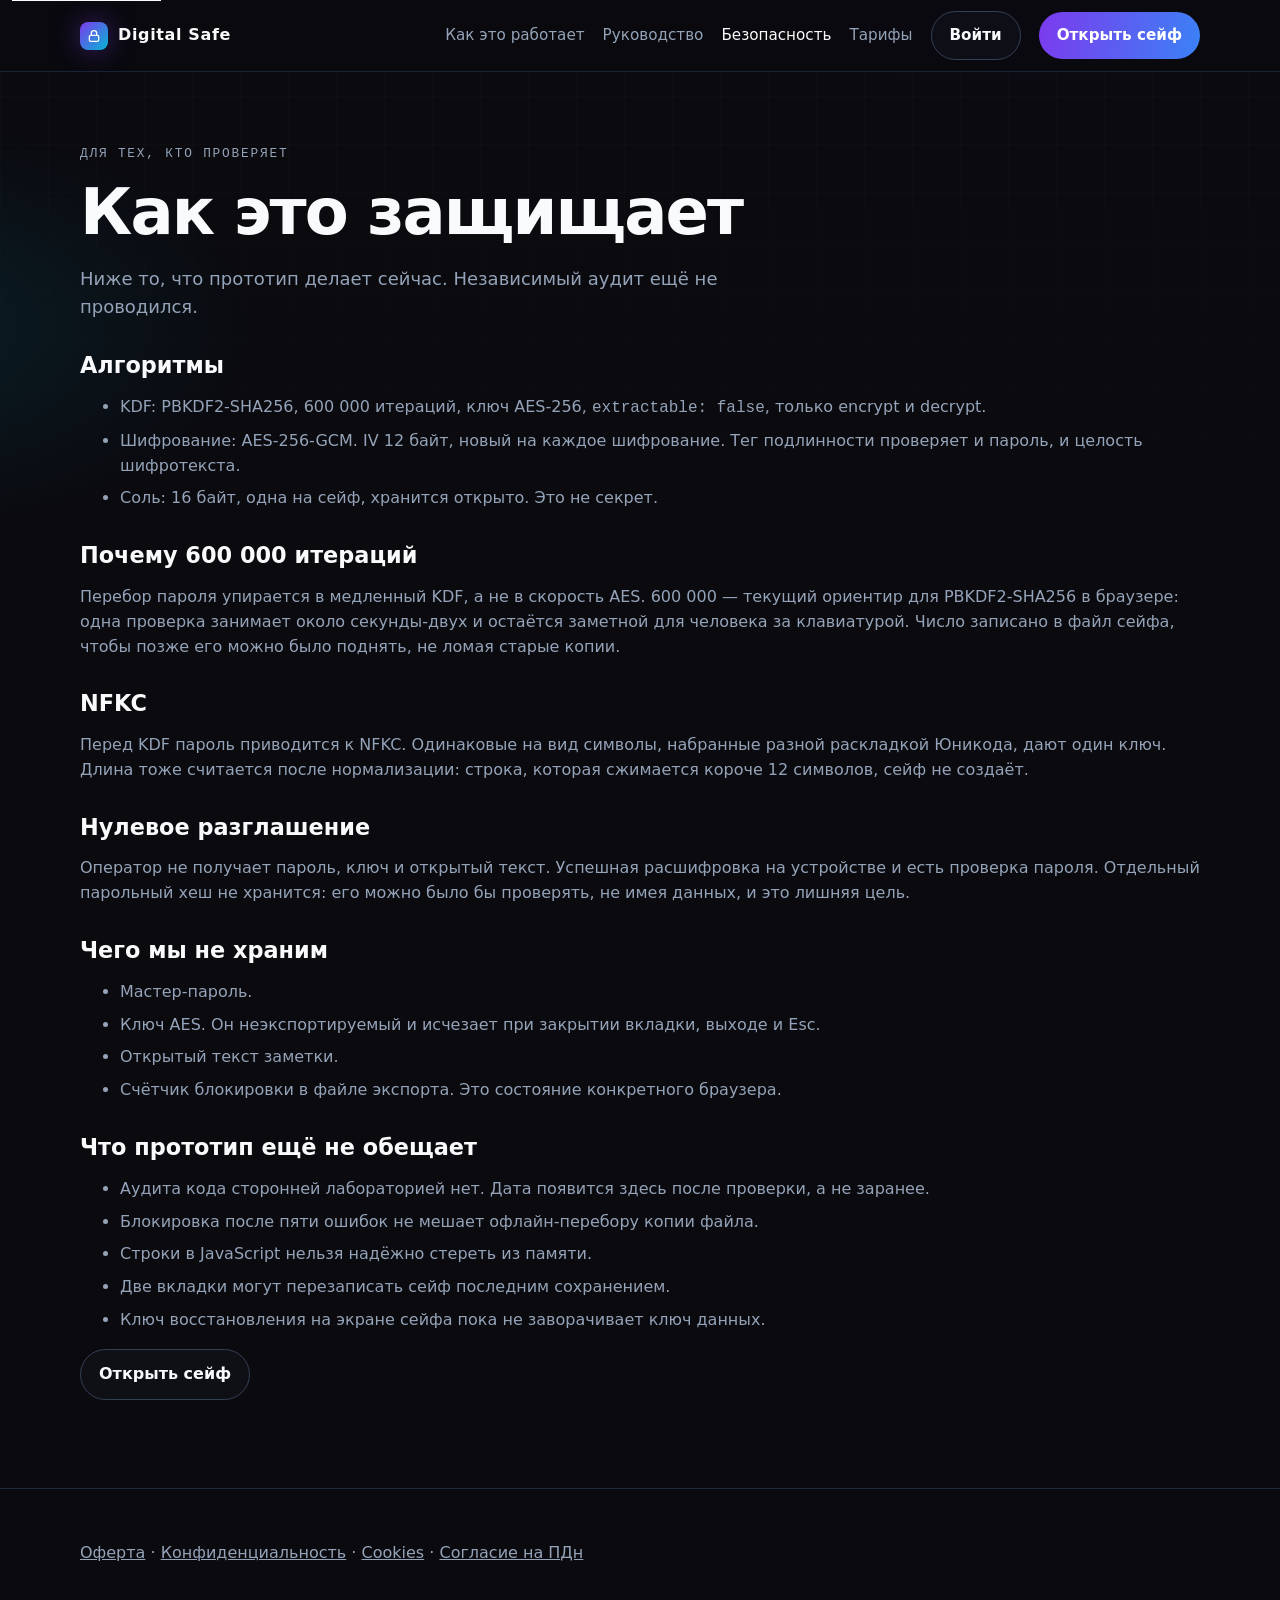
<file: security/index.html>
<!DOCTYPE html>
<html lang="ru">
  <head>
    <meta charset="UTF-8">
    <meta name="viewport" content="width=device-width, initial-scale=1">
    <meta http-equiv="Content-Security-Policy" content="default-src 'self'; script-src 'self'; style-src 'self'; base-uri 'none'; form-action 'none'; object-src 'none'">
    <title>Безопасность — Digital Safe</title>
    <meta name="description" content="Как Digital Safe защищает данные: AES-256-GCM, PBKDF2-SHA256 на 600 000 итераций, NFKC и нулевое разглашение.">
    <meta property="og:title" content="Безопасность — Digital Safe">
    <meta property="og:description" content="Что шифруется в браузере и чего у оператора нет.">
    <meta property="og:type" content="article">
    <meta property="og:locale" content="ru_RU">
    <link rel="stylesheet" href="../css/style.css">
  </head>
  <body>
    <a class="skip" href="#main">К содержанию</a>
    <header class="site-header">
      <div class="wrap nav-bar">
        <a class="logo" href="../">
          <span class="logo-mark" aria-hidden="true"><svg width="16" height="16" viewBox="0 0 24 24" fill="none" stroke="#f8fafc" stroke-width="2"><rect x="5" y="11" width="14" height="9" rx="2"/><path d="M8 11V8a4 4 0 0 1 8 0v3"/></svg></span>
          Digital Safe
        </a>
        <button class="nav-toggle" type="button" aria-expanded="false" aria-controls="site-nav">Меню</button>
        <nav id="site-nav" class="site-nav" aria-label="Основное меню">
          <a href="../how-it-works/">Как это работает</a>
          <a href="../how-it-works/#guide">Руководство</a>
          <a href="./" aria-current="page">Безопасность</a>
          <a href="../pricing/">Тарифы</a>
          <a class="btn btn-secondary" href="../app/login/">Войти</a>
          <a class="btn btn-primary" href="../app/">Открыть сейф</a>
        </nav>
      </div>
    </header>
    <main id="main" class="section">
      <div class="wrap prose">
        <p class="kicker">Для тех, кто проверяет</p>
        <h1>Как это защищает</h1>
        <p class="lede">Ниже то, что прототип делает сейчас. Независимый аудит ещё не проводился.</p>
        <h2>Алгоритмы</h2>
        <ul>
          <li>KDF: PBKDF2-SHA256, 600 000 итераций, ключ AES-256, <code>extractable: false</code>, только encrypt и decrypt.</li>
          <li>Шифрование: AES-256-GCM. IV 12 байт, новый на каждое шифрование. Тег подлинности проверяет и пароль, и целость шифротекста.</li>
          <li>Соль: 16 байт, одна на сейф, хранится открыто. Это не секрет.</li>
        </ul>
        <h2>Почему 600 000 итераций</h2>
        <p>Перебор пароля упирается в медленный KDF, а не в скорость AES. 600 000 — текущий ориентир для PBKDF2-SHA256 в браузере: одна проверка занимает около секунды-двух и остаётся заметной для человека за клавиатурой. Число записано в файл сейфа, чтобы позже его можно было поднять, не ломая старые копии.</p>
        <h2>NFKC</h2>
        <p>Перед KDF пароль приводится к NFKC. Одинаковые на вид символы, набранные разной раскладкой Юникода, дают один ключ. Длина тоже считается после нормализации: строка, которая сжимается короче 12 символов, сейф не создаёт.</p>
        <h2>Нулевое разглашение</h2>
        <p>Оператор не получает пароль, ключ и открытый текст. Успешная расшифровка на устройстве и есть проверка пароля. Отдельный парольный хеш не хранится: его можно было бы проверять, не имея данных, и это лишняя цель.</p>
        <h2>Чего мы не храним</h2>
        <ul>
          <li>Мастер-пароль.</li>
          <li>Ключ AES. Он неэкспортируемый и исчезает при закрытии вкладки, выходе и Esc.</li>
          <li>Открытый текст заметки.</li>
          <li>Счётчик блокировки в файле экспорта. Это состояние конкретного браузера.</li>
        </ul>
        <h2>Что прототип ещё не обещает</h2>
        <ul>
          <li>Аудита кода сторонней лабораторией нет. Дата появится здесь после проверки, а не заранее.</li>
          <li>Блокировка после пяти ошибок не мешает офлайн-перебору копии файла.</li>
          <li>Строки в JavaScript нельзя надёжно стереть из памяти.</li>
          <li>Две вкладки могут перезаписать сейф последним сохранением.</li>
          <li>Ключ восстановления на экране сейфа пока не заворачивает ключ данных.</li>
        </ul>
        <p><a class="btn btn-secondary" href="../app/">Открыть сейф</a></p>
      </div>
    </main>
    <footer class="site-footer">
      <div class="wrap"><p><a href="../legal/offer/">Оферта</a> · <a href="../legal/privacy/">Конфиденциальность</a> · <a href="../legal/cookies/">Cookies</a> · <a href="../legal/pd-consent/">Согласие на ПДн</a></p></div>
    </footer>
    <script type="module" src="../js/site.js"></script>
  </body>
</html>
</file>
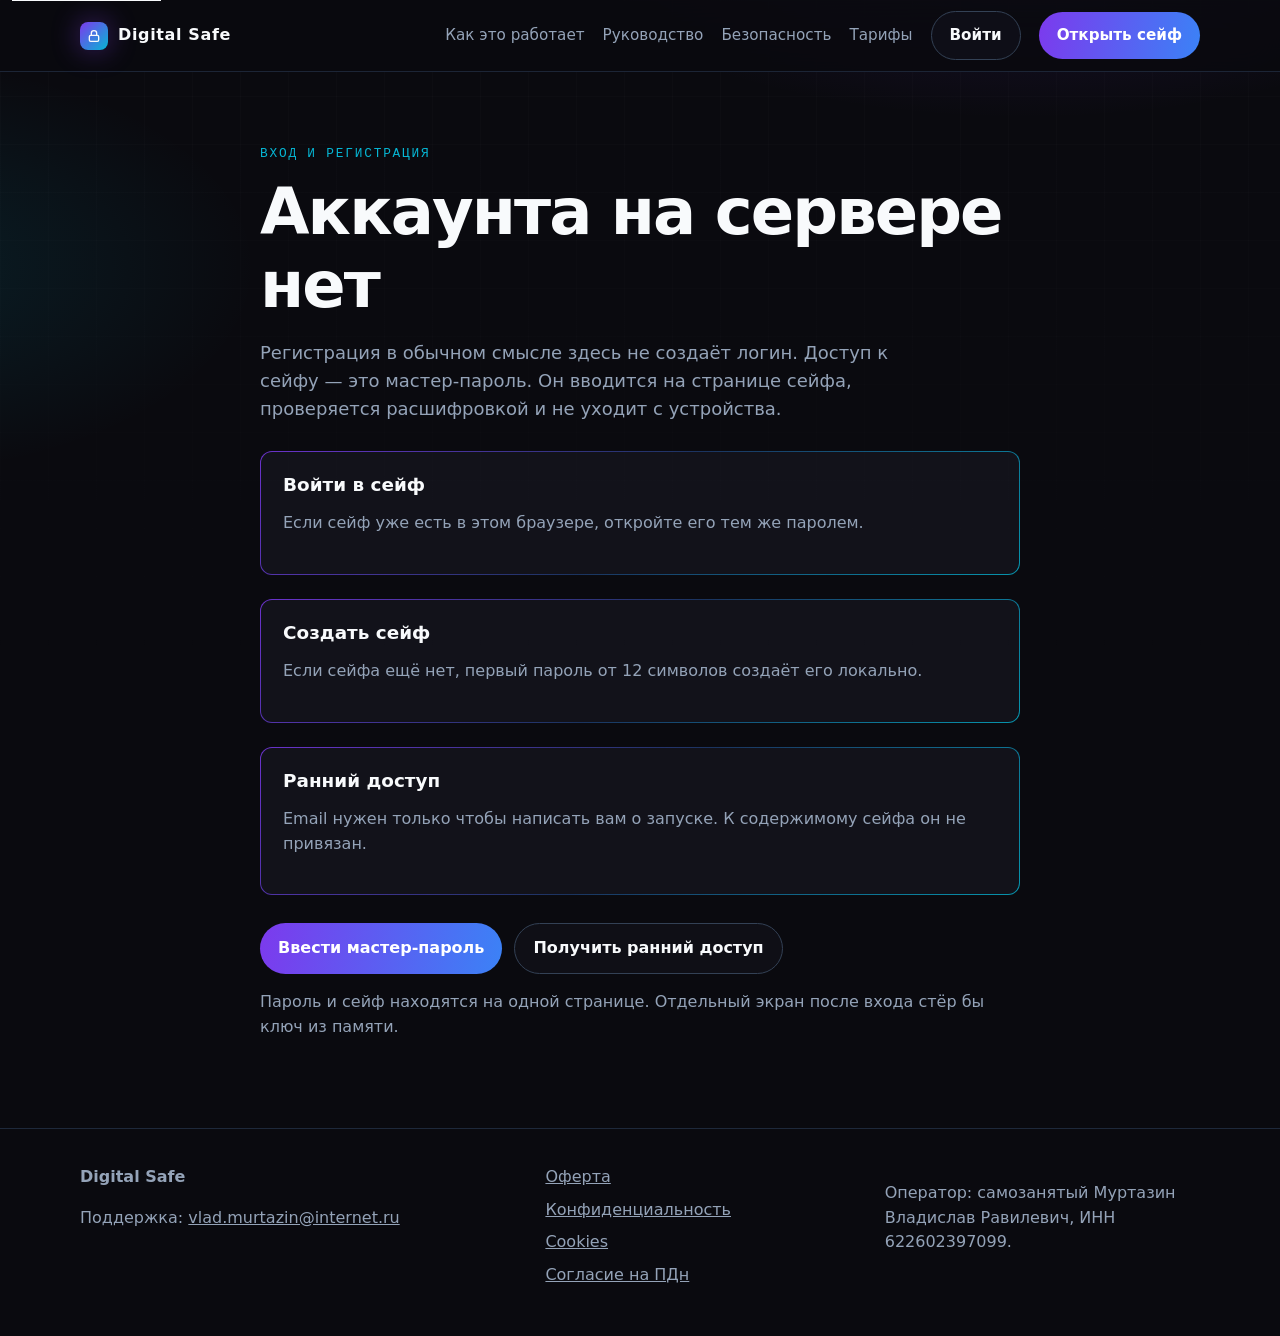
<file: app/login/index.html>
<!DOCTYPE html>
<html lang="ru">
  <head>
    <meta charset="UTF-8">
    <meta name="viewport" content="width=device-width, initial-scale=1">
    <meta http-equiv="Content-Security-Policy" content="default-src 'self'; script-src 'self'; style-src 'self'; base-uri 'none'; form-action 'none'; object-src 'none'">
    <title>Вход — Digital Safe</title>
    <meta name="description" content="Вход в Digital Safe. Отдельной учётной записи нет: мастер-пароль вводится в сейфе и не отправляется на сервер.">
    <meta property="og:title" content="Вход — Digital Safe">
    <meta property="og:description" content="Регистрации на сервере нет. Мастер-пароль остаётся в браузере.">
    <meta property="og:type" content="website">
    <meta property="og:locale" content="ru_RU">
    <link rel="stylesheet" href="../../css/style.css">
  </head>
  <body>
    <a class="skip" href="#main">К содержанию</a>
    <header class="site-header">
      <div class="wrap nav-bar">
        <a class="logo" href="../../">
          <span class="logo-mark" aria-hidden="true">
            <svg width="16" height="16" viewBox="0 0 24 24" fill="none" stroke="#f8fafc" stroke-width="2"><rect x="5" y="11" width="14" height="9" rx="2"/><path d="M8 11V8a4 4 0 0 1 8 0v3"/></svg>
          </span>
          Digital Safe
        </a>
        <button class="nav-toggle" type="button" aria-expanded="false" aria-controls="site-nav">Меню</button>
        <nav id="site-nav" class="site-nav" aria-label="Основное меню">
          <a href="../../how-it-works/">Как это работает</a>
          <a href="../../how-it-works/#guide">Руководство</a>
          <a href="../../security/">Безопасность</a>
          <a href="../../pricing/">Тарифы</a>
          <a class="btn btn-secondary" href="./" aria-current="page">Войти</a>
          <a class="btn btn-primary" href="../">Открыть сейф</a>
        </nav>
      </div>
    </header>
    <main id="main" class="section">
      <div class="wrap narrow">
        <p class="kicker">Вход и регистрация</p>
        <h1>Аккаунта на сервере нет</h1>
        <p class="lede">Регистрация в обычном смысле здесь не создаёт логин. Доступ к сейфу — это мастер-пароль. Он вводится на странице сейфа, проверяется расшифровкой и не уходит с устройства.</p>
        <div class="cards">
          <article class="card">
            <h3>Войти в сейф</h3>
            <p>Если сейф уже есть в этом браузере, откройте его тем же паролем.</p>
          </article>
          <article class="card">
            <h3>Создать сейф</h3>
            <p>Если сейфа ещё нет, первый пароль от 12 символов создаёт его локально.</p>
          </article>
          <article class="card">
            <h3>Ранний доступ</h3>
            <p>Email нужен только чтобы написать вам о запуске. К содержимому сейфа он не привязан.</p>
          </article>
        </div>
        <div class="actions">
          <a class="btn btn-primary" href="../">Ввести мастер-пароль</a>
          <a class="btn btn-secondary" href="../../pricing/#early-access">Получить ранний доступ</a>
        </div>
        <p class="hint">Пароль и сейф находятся на одной странице. Отдельный экран после входа стёр бы ключ из памяти.</p>
      </div>
    </main>
    <footer class="site-footer">
      <div class="wrap footer-grid">
        <div>
          <strong>Digital Safe</strong>
          <p>Поддержка: <a href="mailto:vlad.murtazin@internet.ru">vlad.murtazin@internet.ru</a></p>
        </div>
        <div>
          <ul>
            <li><a href="../../legal/offer/">Оферта</a></li>
            <li><a href="../../legal/privacy/">Конфиденциальность</a></li>
            <li><a href="../../legal/cookies/">Cookies</a></li>
            <li><a href="../../legal/pd-consent/">Согласие на ПДн</a></li>
          </ul>
        </div>
        <div>
          <p>Оператор: самозанятый Муртазин Владислав Равилевич, ИНН 622602397099.</p>
        </div>
      </div>
    </footer>
    <script type="module" src="../../js/site.js"></script>
  </body>
</html>
</file>
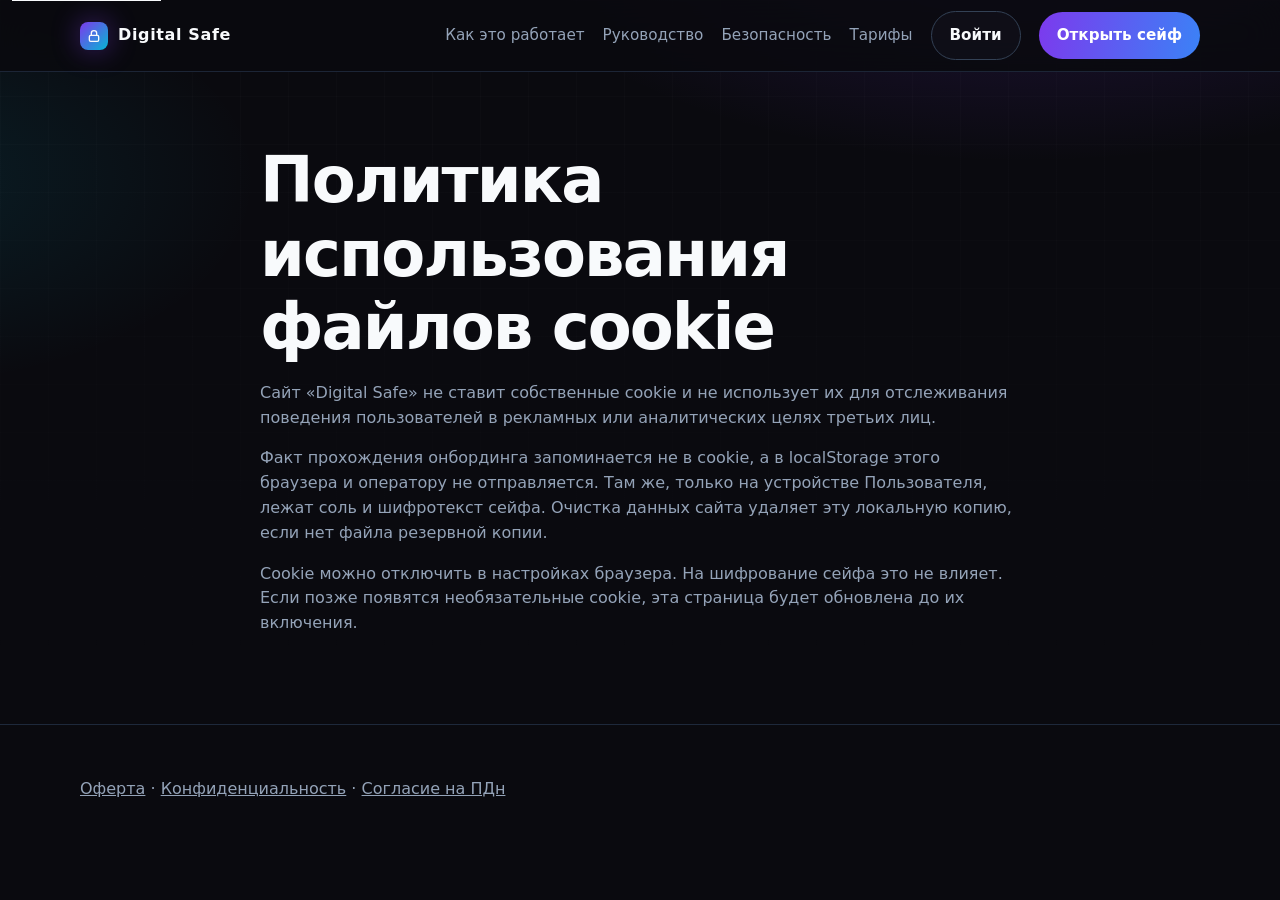
<file: legal/cookies/index.html>
<!DOCTYPE html>
<html lang="ru">
  <head>
    <meta charset="UTF-8">
    <meta name="viewport" content="width=device-width, initial-scale=1">
    <meta http-equiv="Content-Security-Policy" content="default-src 'self'; script-src 'self'; style-src 'self'; base-uri 'none'; form-action 'none'; object-src 'none'">
    <title>Политика использования файлов cookie — Digital Safe</title>
    <meta name="description" content="Какие cookies использует Digital Safe. Сейчас аналитические cookies не ставятся.">
    <meta property="og:title" content="Политика использования файлов cookie — Digital Safe">
    <meta property="og:description" content="Сайт пока не ставит cookies. localStorage сейфа не уходит на сервер.">
    <meta property="og:type" content="article">
    <meta property="og:locale" content="ru_RU">
    <link rel="stylesheet" href="../../css/style.css">
  </head>
  <body>
    <a class="skip" href="#main">К содержанию</a>
    <header class="site-header">
      <div class="wrap nav-bar">
        <a class="logo" href="../../"><span class="logo-mark" aria-hidden="true"><svg width="16" height="16" viewBox="0 0 24 24" fill="none" stroke="#f8fafc" stroke-width="2"><rect x="5" y="11" width="14" height="9" rx="2"/><path d="M8 11V8a4 4 0 0 1 8 0v3"/></svg></span>Digital Safe</a>
        <button class="nav-toggle" type="button" aria-expanded="false" aria-controls="site-nav">Меню</button>
        <nav id="site-nav" class="site-nav" aria-label="Основное меню">
          <a href="../../how-it-works/">Как это работает</a>
          <a href="../../how-it-works/#guide">Руководство</a>
          <a href="../../security/">Безопасность</a>
          <a href="../../pricing/">Тарифы</a>
          <a class="btn btn-secondary" href="../../app/login/">Войти</a>
          <a class="btn btn-primary" href="../../app/">Открыть сейф</a>
        </nav>
      </div>
    </header>
    <main id="main" class="section">
      <article class="wrap narrow prose">
        <h1>Политика использования файлов cookie</h1>
        <p>Сайт «Digital Safe» не ставит собственные cookie и не использует их для отслеживания поведения пользователей в рекламных или аналитических целях третьих лиц.</p>
        <p>Факт прохождения онбординга запоминается не в cookie, а в localStorage этого браузера и оператору не отправляется. Там же, только на устройстве Пользователя, лежат соль и шифротекст сейфа. Очистка данных сайта удаляет эту локальную копию, если нет файла резервной копии.</p>
        <p>Cookie можно отключить в настройках браузера. На шифрование сейфа это не влияет. Если позже появятся необязательные cookie, эта страница будет обновлена до их включения.</p>
      </article>
    </main>
    <footer class="site-footer"><div class="wrap"><p><a href="../../legal/offer/">Оферта</a> · <a href="../../legal/privacy/">Конфиденциальность</a> · <a href="../../legal/pd-consent/">Согласие на ПДн</a></p></div></footer>
    <script type="module" src="../../js/site.js"></script>
  </body>
</html>
</file>
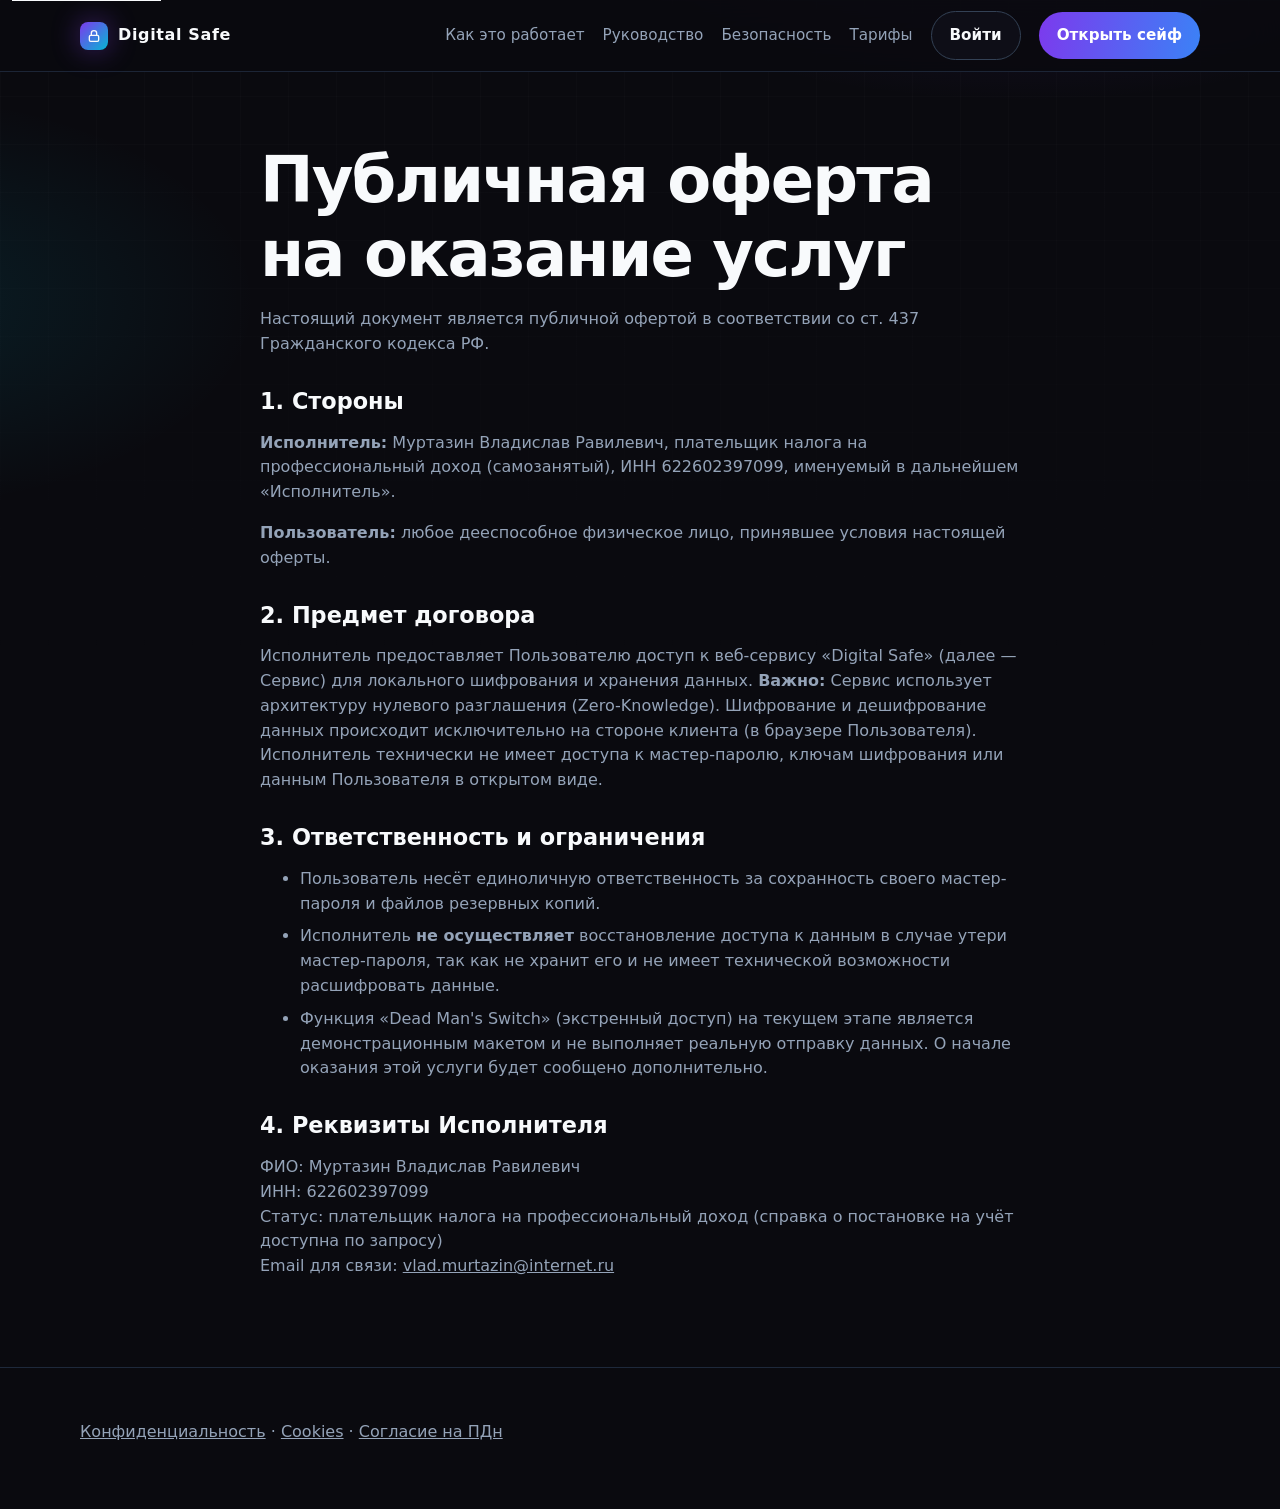
<file: legal/offer/index.html>
<!DOCTYPE html>
<html lang="ru">
  <head>
    <meta charset="UTF-8">
    <meta name="viewport" content="width=device-width, initial-scale=1">
    <meta http-equiv="Content-Security-Policy" content="default-src 'self'; script-src 'self'; style-src 'self'; base-uri 'none'; form-action 'none'; object-src 'none'">
    <title>Публичная оферта на оказание услуг — Digital Safe</title>
    <meta name="description" content="Публичная оферта Digital Safe. Сервис с нулевым разглашением, исполнитель — Муртазин Владислав Равилевич.">
    <meta property="og:title" content="Публичная оферта на оказание услуг — Digital Safe">
    <meta property="og:description" content="Оферта сервиса с нулевым разглашением. Исполнитель не имеет доступа к мастер-паролю и открытым данным.">
    <meta property="og:type" content="article">
    <meta property="og:locale" content="ru_RU">
    <link rel="stylesheet" href="../../css/style.css">
  </head>
  <body>
    <a class="skip" href="#main">К содержанию</a>
    <header class="site-header">
      <div class="wrap nav-bar">
        <a class="logo" href="../../"><span class="logo-mark" aria-hidden="true"><svg width="16" height="16" viewBox="0 0 24 24" fill="none" stroke="#f8fafc" stroke-width="2"><rect x="5" y="11" width="14" height="9" rx="2"/><path d="M8 11V8a4 4 0 0 1 8 0v3"/></svg></span>Digital Safe</a>
        <button class="nav-toggle" type="button" aria-expanded="false" aria-controls="site-nav">Меню</button>
        <nav id="site-nav" class="site-nav" aria-label="Основное меню">
          <a href="../../how-it-works/">Как это работает</a>
          <a href="../../how-it-works/#guide">Руководство</a>
          <a href="../../security/">Безопасность</a>
          <a href="../../pricing/">Тарифы</a>
          <a class="btn btn-secondary" href="../../app/login/">Войти</a>
          <a class="btn btn-primary" href="../../app/">Открыть сейф</a>
        </nav>
      </div>
    </header>
    <main id="main" class="section">
      <article class="wrap narrow prose">
        <h1>Публичная оферта на оказание услуг</h1>
        <p>Настоящий документ является публичной офертой в соответствии со ст. 437 Гражданского кодекса РФ.</p>
        <h2>1. Стороны</h2>
        <p><strong>Исполнитель:</strong> Муртазин Владислав Равилевич, плательщик налога на профессиональный доход (самозанятый), ИНН 622602397099, именуемый в дальнейшем «Исполнитель».</p>
        <p><strong>Пользователь:</strong> любое дееспособное физическое лицо, принявшее условия настоящей оферты.</p>
        <h2>2. Предмет договора</h2>
        <p>Исполнитель предоставляет Пользователю доступ к веб-сервису «Digital Safe» (далее — Сервис) для локального шифрования и хранения данных. <strong>Важно:</strong> Сервис использует архитектуру нулевого разглашения (Zero-Knowledge). Шифрование и дешифрование данных происходит исключительно на стороне клиента (в браузере Пользователя). Исполнитель технически не имеет доступа к мастер-паролю, ключам шифрования или данным Пользователя в открытом виде.</p>
        <h2>3. Ответственность и ограничения</h2>
        <ul>
          <li>Пользователь несёт единоличную ответственность за сохранность своего мастер-пароля и файлов резервных копий.</li>
          <li>Исполнитель <strong>не осуществляет</strong> восстановление доступа к данным в случае утери мастер-пароля, так как не хранит его и не имеет технической возможности расшифровать данные.</li>
          <li>Функция «Dead Man's Switch» (экстренный доступ) на текущем этапе является демонстрационным макетом и не выполняет реальную отправку данных. О начале оказания этой услуги будет сообщено дополнительно.</li>
        </ul>
        <h2>4. Реквизиты Исполнителя</h2>
        <p>ФИО: Муртазин Владислав Равилевич<br>
        ИНН: 622602397099<br>
        Статус: плательщик налога на профессиональный доход (справка о постановке на учёт доступна по запросу)<br>
        Email для связи: <a href="mailto:vlad.murtazin@internet.ru">vlad.murtazin@internet.ru</a></p>
      </article>
    </main>
    <footer class="site-footer"><div class="wrap"><p><a href="../../legal/privacy/">Конфиденциальность</a> · <a href="../../legal/cookies/">Cookies</a> · <a href="../../legal/pd-consent/">Согласие на ПДн</a></p></div></footer>
    <script type="module" src="../../js/site.js"></script>
  </body>
</html>
</file>
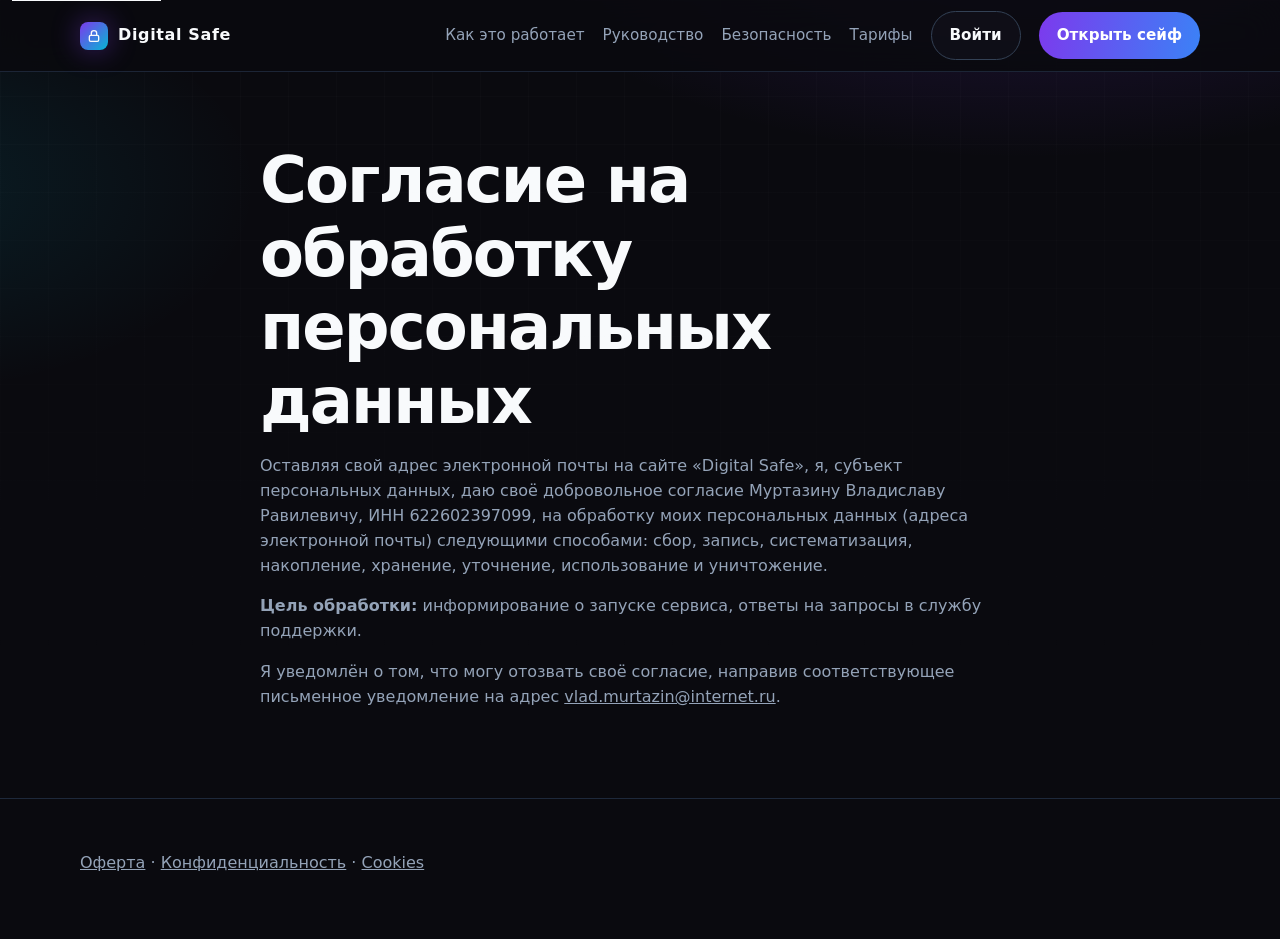
<file: legal/pd-consent/index.html>
<!DOCTYPE html>
<html lang="ru">
  <head>
    <meta charset="UTF-8">
    <meta name="viewport" content="width=device-width, initial-scale=1">
    <meta http-equiv="Content-Security-Policy" content="default-src 'self'; script-src 'self'; style-src 'self'; base-uri 'none'; form-action 'none'; object-src 'none'">
    <title>Согласие на обработку ПДн — Digital Safe</title>
    <meta name="description" content="Согласие на обработку персональных данных: email для раннего доступа к Digital Safe.">
    <meta property="og:title" content="Согласие на обработку персональных данных — Digital Safe">
    <meta property="og:description" content="Согласие касается email. Содержимое сейфа персональными данными оператора не является.">
    <meta property="og:type" content="article">
    <meta property="og:locale" content="ru_RU">
    <link rel="stylesheet" href="../../css/style.css">
  </head>
  <body>
    <a class="skip" href="#main">К содержанию</a>
    <header class="site-header">
      <div class="wrap nav-bar">
        <a class="logo" href="../../"><span class="logo-mark" aria-hidden="true"><svg width="16" height="16" viewBox="0 0 24 24" fill="none" stroke="#f8fafc" stroke-width="2"><rect x="5" y="11" width="14" height="9" rx="2"/><path d="M8 11V8a4 4 0 0 1 8 0v3"/></svg></span>Digital Safe</a>
        <button class="nav-toggle" type="button" aria-expanded="false" aria-controls="site-nav">Меню</button>
        <nav id="site-nav" class="site-nav" aria-label="Основное меню">
          <a href="../../how-it-works/">Как это работает</a>
          <a href="../../how-it-works/#guide">Руководство</a>
          <a href="../../security/">Безопасность</a>
          <a href="../../pricing/">Тарифы</a>
          <a class="btn btn-secondary" href="../../app/login/">Войти</a>
          <a class="btn btn-primary" href="../../app/">Открыть сейф</a>
        </nav>
      </div>
    </header>
    <main id="main" class="section">
      <article class="wrap narrow prose">
        <h1>Согласие на обработку персональных данных</h1>
        <p>Оставляя свой адрес электронной почты на сайте «Digital Safe», я, субъект персональных данных, даю своё добровольное согласие Муртазину Владиславу Равилевичу, ИНН 622602397099, на обработку моих персональных данных (адреса электронной почты) следующими способами: сбор, запись, систематизация, накопление, хранение, уточнение, использование и уничтожение.</p>
        <p><strong>Цель обработки:</strong> информирование о запуске сервиса, ответы на запросы в службу поддержки.</p>
        <p>Я уведомлён о том, что могу отозвать своё согласие, направив соответствующее письменное уведомление на адрес <a href="mailto:vlad.murtazin@internet.ru">vlad.murtazin@internet.ru</a>.</p>
      </article>
    </main>
    <footer class="site-footer"><div class="wrap"><p><a href="../../legal/offer/">Оферта</a> · <a href="../../legal/privacy/">Конфиденциальность</a> · <a href="../../legal/cookies/">Cookies</a></p></div></footer>
    <script type="module" src="../../js/site.js"></script>
  </body>
</html>
</file>
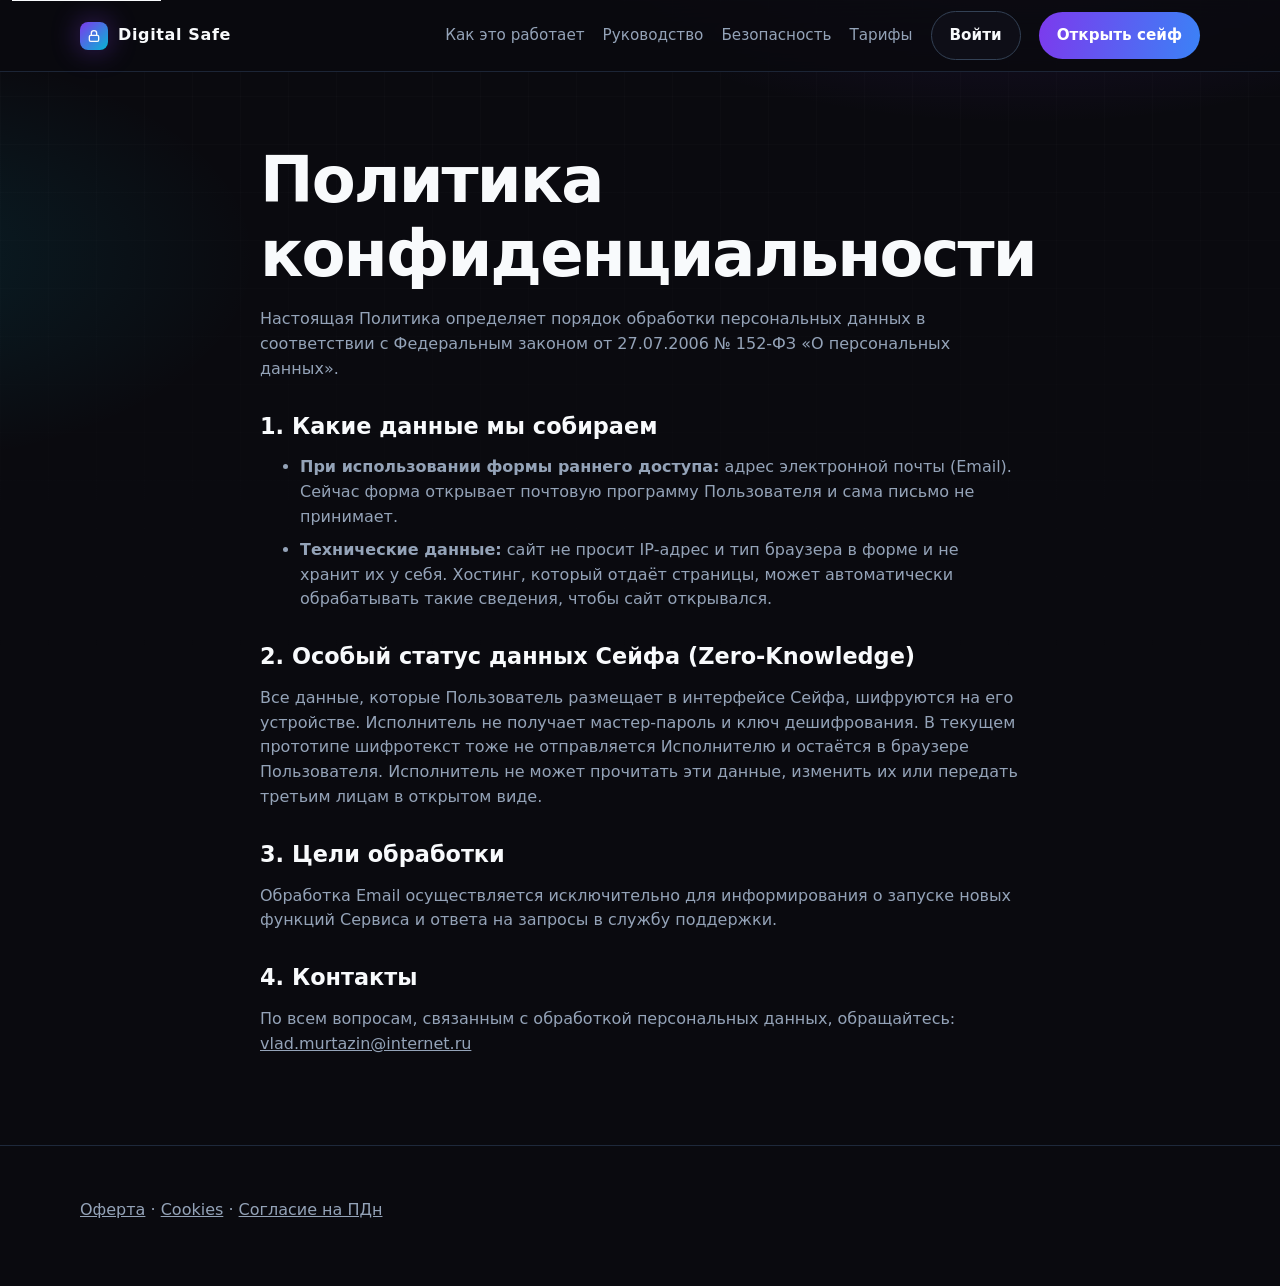
<file: legal/privacy/index.html>
<!DOCTYPE html>
<html lang="ru">
  <head>
    <meta charset="UTF-8">
    <meta name="viewport" content="width=device-width, initial-scale=1">
    <meta http-equiv="Content-Security-Policy" content="default-src 'self'; script-src 'self'; style-src 'self'; base-uri 'none'; form-action 'none'; object-src 'none'">
    <title>Политика конфиденциальности — Digital Safe</title>
    <meta name="description" content="Политика конфиденциальности Digital Safe по 152-ФЗ. Оператор не получает содержимое сейфа.">
    <meta property="og:title" content="Политика конфиденциальности — Digital Safe">
    <meta property="og:description" content="Какие данные собираются и почему содержимое сейфа к ним не относится.">
    <meta property="og:type" content="article">
    <meta property="og:locale" content="ru_RU">
    <link rel="stylesheet" href="../../css/style.css">
  </head>
  <body>
    <a class="skip" href="#main">К содержанию</a>
    <header class="site-header">
      <div class="wrap nav-bar">
        <a class="logo" href="../../"><span class="logo-mark" aria-hidden="true"><svg width="16" height="16" viewBox="0 0 24 24" fill="none" stroke="#f8fafc" stroke-width="2"><rect x="5" y="11" width="14" height="9" rx="2"/><path d="M8 11V8a4 4 0 0 1 8 0v3"/></svg></span>Digital Safe</a>
        <button class="nav-toggle" type="button" aria-expanded="false" aria-controls="site-nav">Меню</button>
        <nav id="site-nav" class="site-nav" aria-label="Основное меню">
          <a href="../../how-it-works/">Как это работает</a>
          <a href="../../how-it-works/#guide">Руководство</a>
          <a href="../../security/">Безопасность</a>
          <a href="../../pricing/">Тарифы</a>
          <a class="btn btn-secondary" href="../../app/login/">Войти</a>
          <a class="btn btn-primary" href="../../app/">Открыть сейф</a>
        </nav>
      </div>
    </header>
    <main id="main" class="section">
      <article class="wrap narrow prose">
        <h1>Политика конфиденциальности</h1>
        <p>Настоящая Политика определяет порядок обработки персональных данных в соответствии с Федеральным законом от 27.07.2006 № 152-ФЗ «О персональных данных».</p>
        <h2>1. Какие данные мы собираем</h2>
        <ul>
          <li><strong>При использовании формы раннего доступа:</strong> адрес электронной почты (Email). Сейчас форма открывает почтовую программу Пользователя и сама письмо не принимает.</li>
          <li><strong>Технические данные:</strong> сайт не просит IP-адрес и тип браузера в форме и не хранит их у себя. Хостинг, который отдаёт страницы, может автоматически обрабатывать такие сведения, чтобы сайт открывался.</li>
        </ul>
        <h2>2. Особый статус данных Сейфа (Zero-Knowledge)</h2>
        <p>Все данные, которые Пользователь размещает в интерфейсе Сейфа, шифруются на его устройстве. Исполнитель не получает мастер-пароль и ключ дешифрования. В текущем прототипе шифротекст тоже не отправляется Исполнителю и остаётся в браузере Пользователя. Исполнитель не может прочитать эти данные, изменить их или передать третьим лицам в открытом виде.</p>
        <h2>3. Цели обработки</h2>
        <p>Обработка Email осуществляется исключительно для информирования о запуске новых функций Сервиса и ответа на запросы в службу поддержки.</p>
        <h2>4. Контакты</h2>
        <p>По всем вопросам, связанным с обработкой персональных данных, обращайтесь: <a href="mailto:vlad.murtazin@internet.ru">vlad.murtazin@internet.ru</a></p>
      </article>
    </main>
    <footer class="site-footer"><div class="wrap"><p><a href="../../legal/offer/">Оферта</a> · <a href="../../legal/cookies/">Cookies</a> · <a href="../../legal/pd-consent/">Согласие на ПДн</a></p></div></footer>
    <script type="module" src="../../js/site.js"></script>
  </body>
</html>
</file>
<file: css/style.css>
:root {
  color-scheme: dark;
  --bg: #0a0a0f;
  --bg-raised: #12121a;
  --violet: #7c3aed;
  --blue: #3b82f6;
  --cyan: #06b6d4;
  --ink: #f8fafc;
  --muted: #94a3b8;
  --line: #1e293b;
  --ok: #10b981;
  --bad: #ef4444;
  --warn: #f5c16c;
  --font: system-ui, -apple-system, "Segoe UI", sans-serif;
  --mono: "Cascadia Mono", Consolas, ui-monospace, monospace;
  --radius: 12px;
  --header: 72px;
  --glow: 0 0 28px rgba(124, 58, 237, 0.45);
}

* {
  box-sizing: border-box;
}

html {
  scroll-behavior: smooth;
}

body {
  margin: 0;
  min-height: 100vh;
  background:
    radial-gradient(900px 420px at 80% -10%, rgba(124, 58, 237, 0.22), transparent 60%),
    radial-gradient(700px 380px at -10% 20%, rgba(6, 182, 212, 0.12), transparent 55%),
    var(--bg);
  color: var(--ink);
  font-family: var(--font);
  font-size: 16px;
  line-height: 1.55;
}

body::before {
  content: "";
  position: fixed;
  inset: 0;
  pointer-events: none;
  background-image: linear-gradient(rgba(248, 250, 252, 0.035) 1px, transparent 1px),
    linear-gradient(90deg, rgba(248, 250, 252, 0.035) 1px, transparent 1px);
  background-size: 48px 48px;
  mask-image: linear-gradient(to bottom, rgba(0, 0, 0, 0.55), transparent 80%);
}

a {
  color: inherit;
}

img {
  max-width: 100%;
}

.skip {
  position: absolute;
  left: 12px;
  top: -40px;
  z-index: 20;
  padding: 8px 12px;
  background: var(--ink);
  color: #0a0a0f;
}

.skip:focus {
  top: 12px;
}

.wrap {
  width: min(1120px, calc(100% - 32px));
  margin: 0 auto;
}

.narrow {
  width: min(760px, calc(100% - 32px));
}

.site-header {
  position: sticky;
  top: 0;
  z-index: 10;
  height: var(--header);
  border-bottom: 1px solid rgba(30, 41, 59, 0.9);
  background: rgba(10, 10, 15, 0.86);
  backdrop-filter: blur(16px);
}

.nav-bar {
  height: 100%;
  display: flex;
  align-items: center;
  justify-content: space-between;
  gap: 16px;
}

.logo {
  display: inline-flex;
  align-items: center;
  gap: 10px;
  font-weight: 700;
  letter-spacing: 0.04em;
  text-decoration: none;
}

.logo-mark {
  width: 28px;
  height: 28px;
  display: grid;
  place-items: center;
  border-radius: 8px;
  background: linear-gradient(135deg, var(--violet), var(--cyan));
  box-shadow: var(--glow);
}

.site-nav {
  display: flex;
  align-items: center;
  gap: 8px 18px;
}

.site-nav a {
  text-decoration: none;
  font-size: 0.95rem;
}

.site-nav a:not(.btn) {
  color: var(--muted);
}

.site-nav a:not(.btn):hover,
.site-nav a:not(.btn)[aria-current="page"] {
  color: var(--ink);
}

.nav-toggle {
  display: none;
}

h1,
h2,
h3,
.logo {
  font-family: var(--font);
  line-height: 1.15;
}

h1 {
  margin: 0 0 16px;
  font-size: clamp(2.1rem, 5vw, 4rem);
  letter-spacing: -0.03em;
}

h2 {
  margin: 0 0 12px;
  font-size: clamp(1.6rem, 3vw, 2.25rem);
}

h3 {
  margin: 0 0 8px;
  font-size: 1.15rem;
}

.gradient-text {
  background: linear-gradient(100deg, #c4b5fd, var(--blue) 45%, var(--cyan));
  -webkit-background-clip: text;
  background-clip: text;
  color: transparent;
}

.lede,
.muted {
  color: var(--muted);
}

.lede {
  margin: 0;
  font-size: 1.125rem;
  max-width: 42rem;
}

.mono,
code,
.kicker,
.lock-caption,
.price {
  font-family: var(--mono);
}

.kicker {
  margin: 0 0 12px;
  color: var(--cyan);
  font-size: 0.8rem;
  letter-spacing: 0.14em;
  text-transform: uppercase;
}

.hero,
.section {
  padding: 72px 0;
}

.hero-grid,
.split,
.cards,
.steps,
.prices,
.diagram {
  display: grid;
  gap: 24px;
}

.hero-grid {
  grid-template-columns: 1.3fr 0.7fr;
  align-items: center;
}

.hero-grid > * {
  min-width: 0;
}

.split {
  grid-template-columns: 1.15fr 0.85fr;
  align-items: center;
}

.actions,
.price-actions {
  display: flex;
  flex-wrap: wrap;
  gap: 12px;
  margin-top: 28px;
}

.hero .warning {
  margin-top: 28px;
  margin-bottom: 0;
}

.btn,
button {
  appearance: none;
  display: inline-flex;
  align-items: center;
  justify-content: center;
  gap: 8px;
  border: 0;
  border-radius: 999px;
  padding: 12px 18px;
  background: transparent;
  color: var(--ink);
  font: inherit;
  font-weight: 650;
  text-decoration: none;
  cursor: pointer;
  transition: transform 0.3s ease, box-shadow 0.3s ease, background 0.3s ease, border-color 0.3s ease, color 0.3s ease;
}

.btn-primary,
#unlock-button,
#save-button,
#import-confirm,
#dms-save,
#onboarding-accept {
  background: linear-gradient(100deg, var(--violet), var(--blue));
  color: white;
}

.btn-primary:hover,
#unlock-button:hover,
#save-button:hover,
#import-confirm:hover,
#dms-save:hover,
#onboarding-accept:hover {
  box-shadow: var(--glow);
  transform: translateY(-1px);
}

.btn-secondary,
.button-quiet,
#export-button,
#login-import-button,
#vault-import-button,
#lock-button,
#self-test,
#import-cancel,
#dms-generate,
#dms-copy {
  border: 1px solid #334155;
  background: rgba(18, 18, 26, 0.7);
  color: var(--ink);
}

.btn-secondary:hover,
.button-quiet:hover,
#export-button:hover,
#login-import-button:hover,
#vault-import-button:hover,
#lock-button:hover,
#self-test:hover,
#import-cancel:hover,
#dms-generate:hover,
#dms-copy:hover {
  border-color: var(--cyan);
  box-shadow: 0 0 18px rgba(6, 182, 212, 0.28);
}

.btn-ghost {
  padding-inline: 4px;
  border-radius: 0;
  color: var(--muted);
  text-decoration: underline;
  text-underline-offset: 4px;
}

button:disabled {
  cursor: wait;
  opacity: 0.6;
  transform: none;
  box-shadow: none;
}

button:focus-visible,
a:focus-visible,
input:focus-visible,
textarea:focus-visible,
summary:focus-visible,
dialog:focus-visible {
  outline: 2px solid var(--cyan);
  outline-offset: 3px;
}

.card,
.panel,
.price-card,
.step,
.faq details,
.diagram-node {
  border-radius: var(--radius);
  background:
    linear-gradient(var(--bg-raised), var(--bg-raised)) padding-box,
    linear-gradient(135deg, rgba(124, 58, 237, 0.85), rgba(59, 130, 246, 0.35), rgba(6, 182, 212, 0.8)) border-box;
  border: 1px solid transparent;
  padding: 22px;
}

.cards,
.steps,
.prices {
  grid-template-columns: repeat(3, 1fr);
  margin-top: 28px;
}

.steps {
  list-style: none;
  margin-left: 0;
  padding: 0;
  counter-reset: step;
}

.step {
  counter-increment: step;
  display: grid;
  grid-template-columns: auto 1fr;
  column-gap: 12px;
  row-gap: 12px;
  align-items: center;
  align-content: start;
}

.step .icon {
  grid-column: 2;
  grid-row: 1;
  justify-self: start;
}

.step h3,
.step p {
  grid-column: 1 / -1;
  margin: 0;
}

.step::before {
  content: counter(step, decimal-leading-zero);
  display: grid;
  place-items: center;
  width: 36px;
  height: 36px;
  border-radius: 999px;
  font-family: var(--mono);
  font-size: 0.82rem;
  letter-spacing: 0.04em;
  color: var(--cyan);
  background: rgba(6, 182, 212, 0.1);
  border: 1px solid rgba(6, 182, 212, 0.45);
}

.narrow .cards {
  grid-template-columns: 1fr;
}

.prices {
  grid-template-columns: repeat(2, minmax(0, 1fr));
}

.prices + p {
  margin: 28px 0 0;
}

.icon {
  width: 28px;
  height: 28px;
  color: var(--cyan);
}

.card p,
.step p,
.price-card p,
.prose p,
.prose li {
  color: var(--muted);
}

.lock-visual {
  width: min(280px, 100%);
  max-width: 100%;
  aspect-ratio: 1;
  margin-inline: auto;
  display: grid;
  place-items: center;
  position: relative;
}

.lock-ring {
  position: absolute;
  inset: 12px;
  border-radius: 50%;
  border: 1px solid rgba(6, 182, 212, 0.45);
  box-shadow: 0 0 40px rgba(124, 58, 237, 0.45), inset 0 0 30px rgba(59, 130, 246, 0.25);
  animation: spin 14s linear infinite;
}

.lock-core {
  width: 96px;
  height: 96px;
  display: grid;
  place-items: center;
  border-radius: 28px;
  background: rgba(10, 10, 15, 0.8);
  color: var(--ink);
  box-shadow: var(--glow);
}

.lock-core svg {
  width: 46px;
  height: 46px;
}

.rise {
  animation: rise 0.7s ease both;
}

.rise-delay {
  animation-delay: 0.12s;
}

.section-head {
  max-width: 40rem;
  margin-bottom: 8px;
}

.diagram {
  grid-template-columns: repeat(4, 1fr);
  align-items: stretch;
  margin-top: 28px;
}

.diagram-node strong {
  display: block;
  margin-bottom: 8px;
}

.warning,
.draft {
  margin: 0 0 20px;
  padding: 14px 16px;
  border-radius: 8px;
  background: rgba(245, 193, 108, 0.08);
  color: var(--warn);
  border: 1px solid rgba(245, 193, 108, 0.35);
}

.price {
  margin: 12px 0;
  font-size: 2rem;
  color: var(--ink);
}

.price span {
  font-size: 1rem;
  color: var(--muted);
}

.price-card.featured {
  box-shadow: var(--glow);
}

.checklist {
  padding-left: 1.1rem;
}

.checklist li + li,
.prose li + li {
  margin-top: 8px;
}

.early-access,
.stack {
  display: grid;
  gap: 10px;
  margin-top: 18px;
}

label {
  font-weight: 650;
}

input,
textarea {
  width: 100%;
  padding: 12px 14px;
  border-radius: 10px;
  border: 1px solid var(--line);
  background: #0c0c12;
  color: var(--ink);
  font: inherit;
}

.early-access .hint a {
  color: var(--ink);
  text-decoration: underline;
  text-underline-offset: 3px;
}

.early-access input {
  width: 100%;
  padding: 12px 14px;
  border-radius: 10px;
  border: 1px solid var(--line);
  background: #0c0c12;
  color: var(--ink);
  font: inherit;
}

textarea {
  min-height: 240px;
  resize: vertical;
}

input:focus,
textarea:focus {
  border-color: var(--violet);
  box-shadow: 0 0 0 4px rgba(124, 58, 237, 0.25);
}

.form-note,
.hint,
.result,
.status {
  min-height: 1.4em;
  color: var(--muted);
}

.result-ok,
.status-ok {
  color: var(--ok);
}

.result-bad,
.status-bad {
  color: var(--bad);
}

.result-warn {
  color: var(--warn);
}

.site-footer {
  border-top: 1px solid var(--line);
  padding: 36px 0 48px;
  color: var(--muted);
}

.footer-grid {
  display: grid;
  grid-template-columns: 1.4fr 1fr 1fr;
  gap: 24px;
}

.site-footer a {
  color: var(--muted);
}

.site-footer ul {
  list-style: none;
  margin: 0;
  padding: 0;
}

.site-footer li + li {
  margin-top: 8px;
}

.prose h2 {
  margin-top: 32px;
  font-size: 1.4rem;
}

.faq details + details,
.prose details + details {
  margin-top: 12px;
}

summary {
  cursor: pointer;
  font-weight: 700;
}

.password-field {
  position: relative;
}

.password-field input {
  padding-right: 48px;
}

.password-toggle {
  position: absolute;
  top: 50%;
  right: 6px;
  transform: translateY(-50%);
  width: 36px;
  height: 36px;
  padding: 0;
  border-radius: 8px;
  color: var(--muted);
}

.password-toggle svg {
  display: block;
}

.password-toggle .eye-pupil {
  fill: none;
  stroke: currentColor;
  stroke-width: 1.7;
}

.password-toggle.is-on {
  color: var(--ink);
  background: rgba(124, 58, 237, 0.25);
}

.password-toggle.is-on .eye-pupil {
  fill: currentColor;
  stroke: none;
}

.password-toggle:hover {
  transform: translateY(-50%);
  box-shadow: none;
}

.file-input {
  position: absolute;
  width: 1px;
  height: 1px;
  overflow: hidden;
  clip: rect(0 0 0 0);
}

dialog {
  width: min(440px, calc(100vw - 32px));
  padding: 22px;
  border-radius: var(--radius);
  border: 1px solid var(--line);
  background: var(--bg-raised);
  color: var(--ink);
}

dialog::backdrop {
  background: rgba(4, 6, 12, 0.78);
  backdrop-filter: blur(8px);
}

#onboarding-dialog {
  width: min(520px, calc(100vw - 32px));
}

#onboarding-accept:disabled {
  opacity: 0.55;
  cursor: wait;
  box-shadow: none;
  transform: none;
}

.onboarding-list {
  list-style: none;
  margin: 16px 0 20px;
  padding: 0;
}

.onboarding-list li {
  display: grid;
  grid-template-columns: 28px 1fr;
  gap: 10px;
  align-items: start;
  margin-top: 12px;
}

.onboarding-mark {
  width: 22px;
  height: 22px;
  display: grid;
  place-items: center;
  border-radius: 999px;
  background: rgba(16, 185, 129, 0.16);
  color: var(--ok);
  font-weight: 700;
}

.label-row,
.tip-wrap {
  display: inline-flex;
  align-items: center;
  gap: 8px;
  position: relative;
  max-width: 100%;
}

.label-row {
  display: flex;
}

.tip {
  position: relative;
  width: 22px;
  height: 22px;
  display: inline-grid;
  place-items: center;
  flex: 0 0 auto;
  border: 1px solid var(--line);
  border-radius: 999px;
  color: var(--cyan);
  font-size: 0.8rem;
  line-height: 1;
  cursor: help;
}

.tip-bubble {
  position: absolute;
  z-index: 6;
  left: 0;
  top: calc(100% + 8px);
  width: min(260px, 70vw);
  padding: 10px 12px;
  border: 1px solid var(--line);
  border-radius: 10px;
  background: #16161f;
  color: var(--ink);
  font-family: var(--font);
  font-size: 0.85rem;
  font-weight: 400;
  line-height: 1.45;
  text-transform: none;
  letter-spacing: 0;
  box-shadow: var(--glow);
  opacity: 0;
  pointer-events: none;
}

.tip:hover .tip-bubble,
.tip:focus .tip-bubble,
.tip:focus-visible .tip-bubble {
  opacity: 1;
}

.vault-heading,
.inline-status {
  display: flex;
  justify-content: space-between;
  gap: 12px;
  align-items: center;
}

.app-main {
  padding-top: 32px;
  padding-bottom: 48px;
}

.facts {
  margin: 12px 0 0;
  padding-left: 1.1rem;
  color: var(--muted);
}

@keyframes rise {
  from {
    opacity: 0;
    transform: translateY(14px);
  }
  to {
    opacity: 1;
    transform: none;
  }
}

@keyframes spin {
  to {
    transform: rotate(360deg);
  }
}

@media (max-width: 1024px) {
  .diagram,
  .footer-grid,
  .cards {
    grid-template-columns: 1fr 1fr;
  }

  .wrap:not(.narrow) > .cards > :last-child:nth-child(odd) {
    grid-column: 1 / -1;
    justify-self: center;
    width: calc(50% - 12px);
  }
}

@media (max-width: 768px) {
  .nav-toggle {
    display: inline-flex;
    border: 1px solid var(--line);
    border-radius: 999px;
    padding: 8px 12px;
  }

  .site-nav {
    display: none;
    position: absolute;
    top: var(--header);
    left: 0;
    right: 0;
    padding: 12px 16px 18px;
    background: rgba(10, 10, 15, 0.96);
    border-bottom: 1px solid var(--line);
    flex-direction: column;
    align-items: stretch;
  }

  .site-nav.is-open {
    display: flex;
  }

  .hero-grid,
  .cards,
  .steps,
  .prices,
  .diagram,
  .footer-grid,
  .split {
    grid-template-columns: 1fr;
  }

  .wrap:not(.narrow) > .cards > :last-child:nth-child(odd) {
    grid-column: auto;
    justify-self: stretch;
    width: auto;
  }

  .hero,
  .section {
    padding: 48px 0;
  }
}

@media (prefers-reduced-motion: reduce) {
  html {
    scroll-behavior: auto;
  }

  *,
  *::before,
  *::after {
    animation: none !important;
    transition: none !important;
  }
}
</file>
